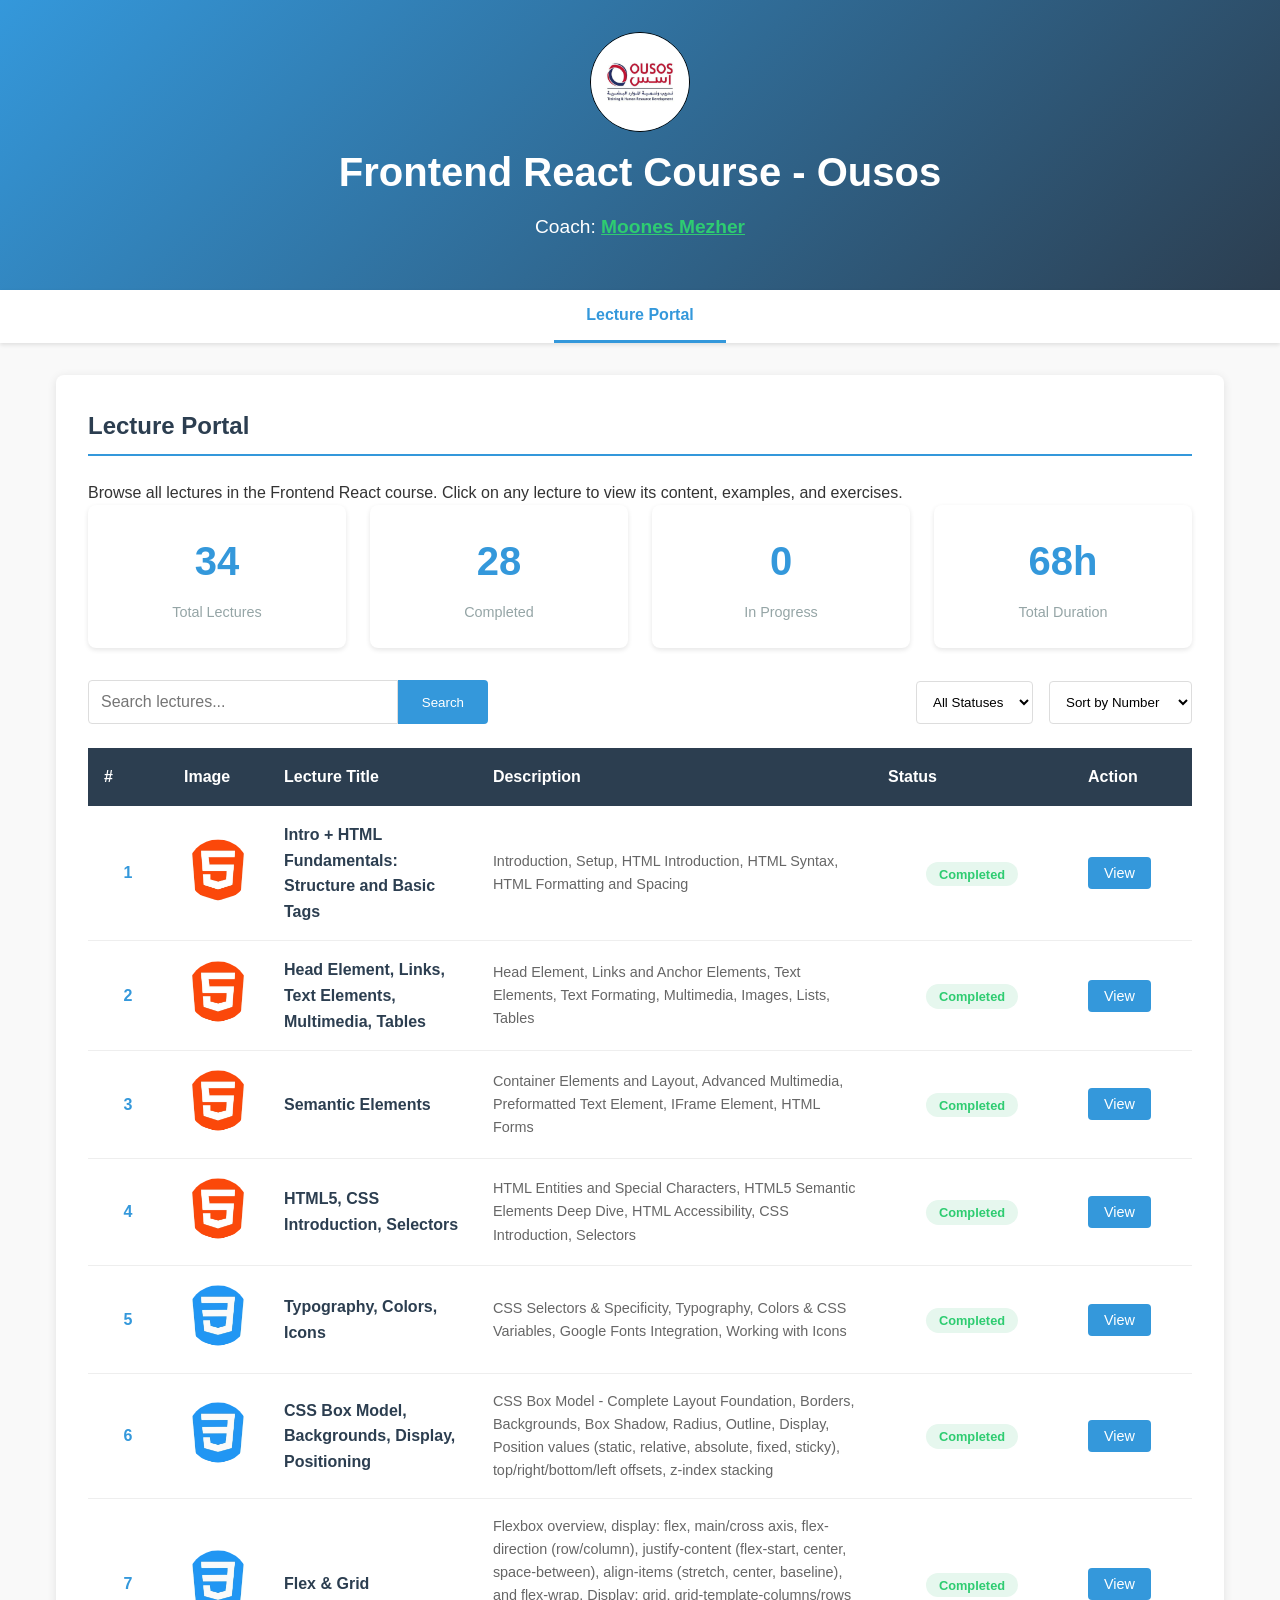
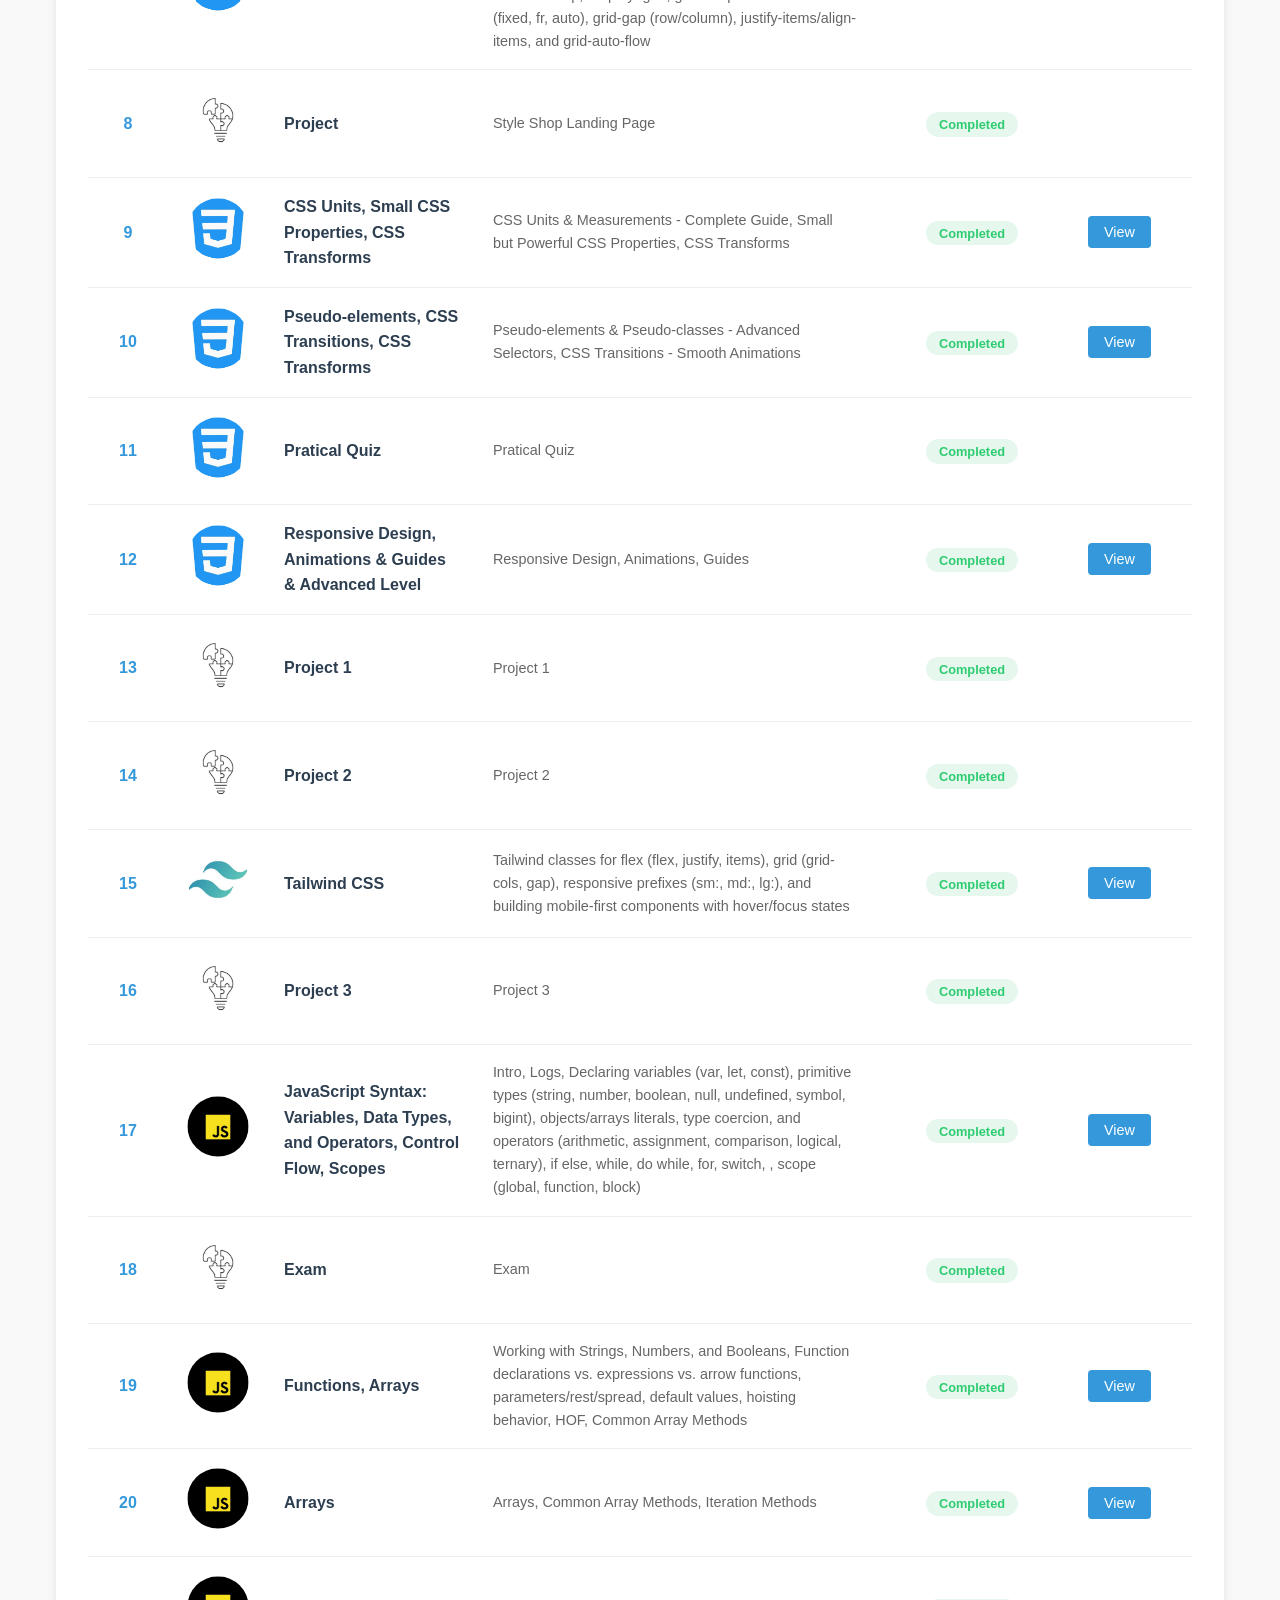
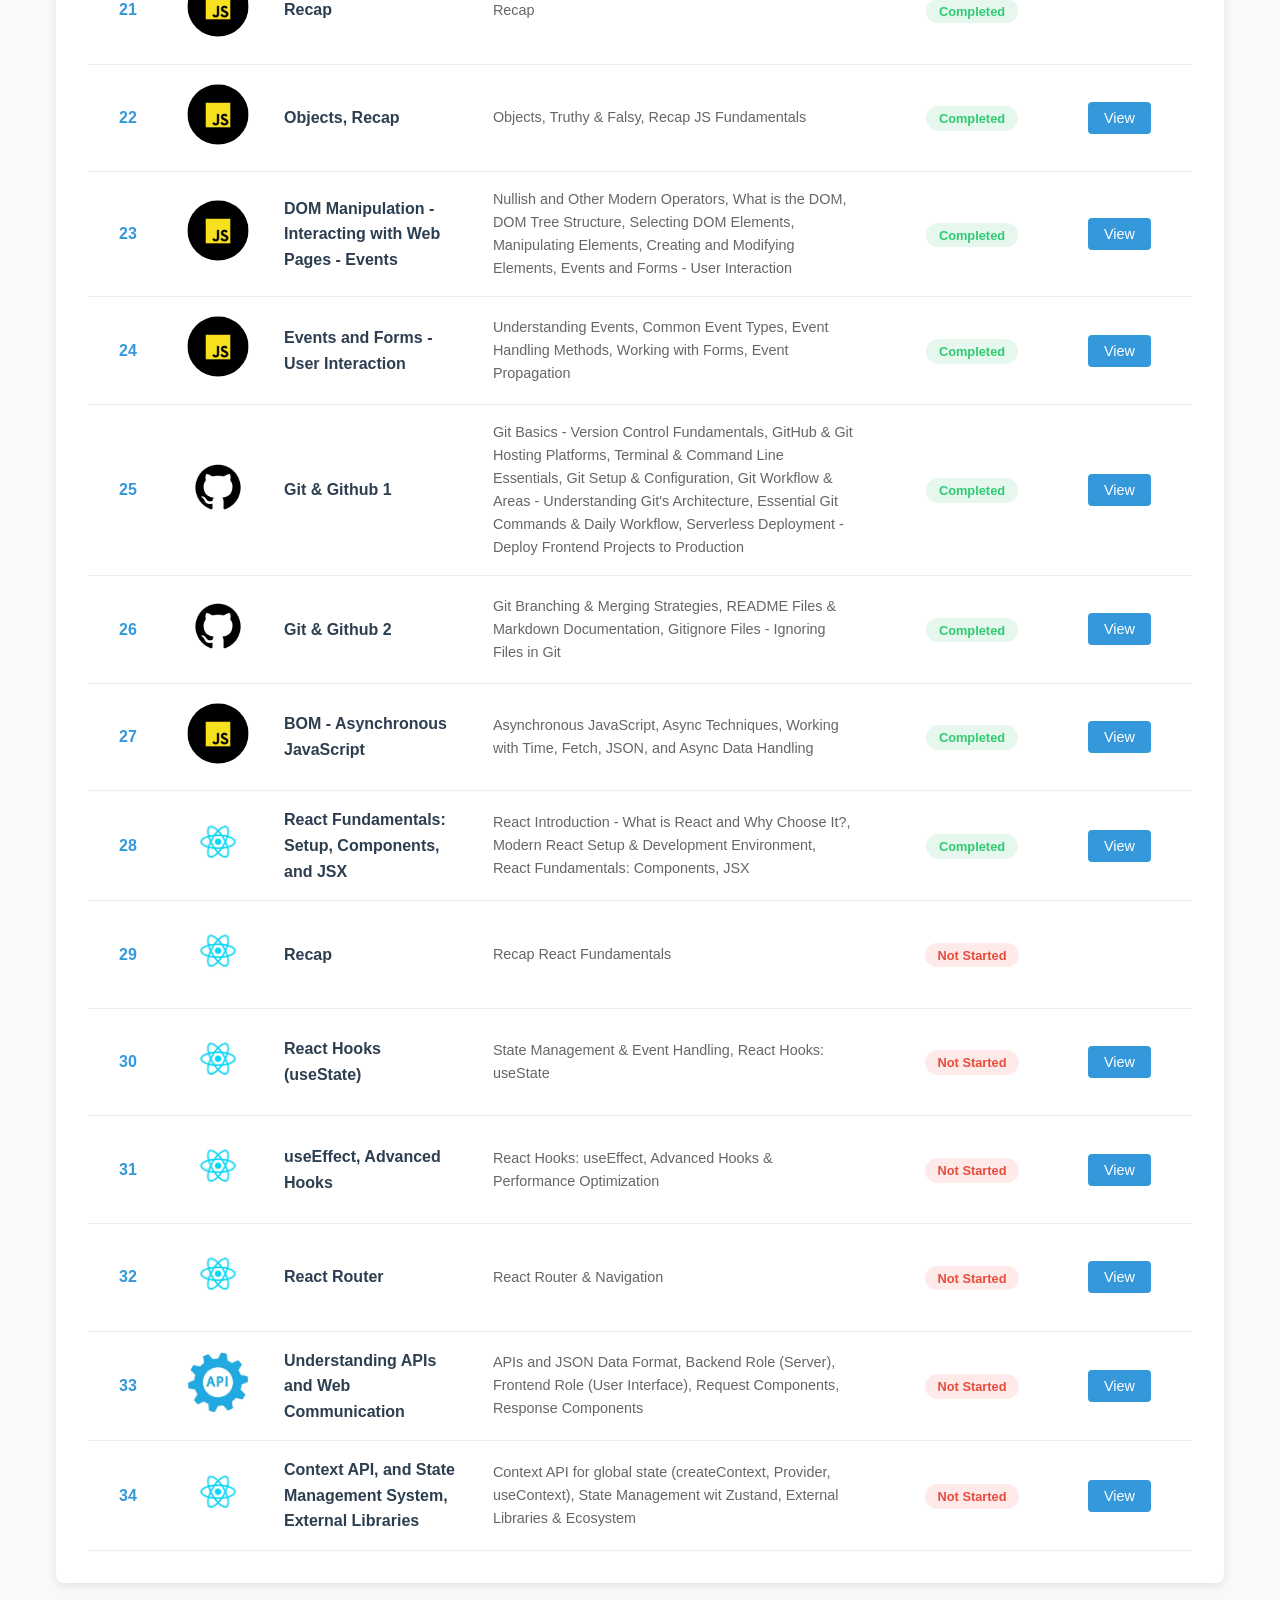
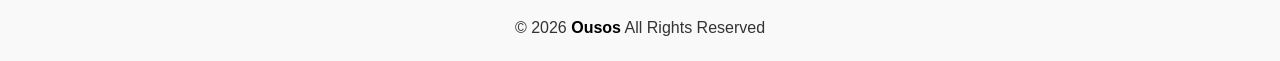
<file: index.html>
<!DOCTYPE html>
<html lang="en">
<head>
    <meta charset="UTF-8">
    <meta name="viewport" content="width=device-width, initial-scale=1.0">
    <title>Lecture Portal - Frontend React Course</title>
    <link rel="stylesheet" href="./assets/index.css">
    <link rel="shortcut icon" href="./assets/images/logo.jpg" type="image/x-icon">
    <link rel="manifest" href="./manifest.json" />
    <link rel="apple-touch-icon" href="./icon.jpg">
    <meta name="apple-mobile-web-app-status-bar" content="#aa7700">
    <meta name="theme-color" content="#3498db">
</head>
<body>
    <header>
        <div class="course-info">
            <img class="logo" src="assets/images/logo.jpg" alt="Ousos">
            <h1>Frontend React Course - Ousos</h1>
            <p>Coach: <a href="https://www.moonesmezher.com" target="_blank" class="highlight">Moones Mezher</a></p>
        </div>
    </header>

    <div class="navigation">
        <button class="nav-btn active">Lecture Portal</button>
    </div>

    <div class="container">
        <main class="content-area fade-in">
            <h2 class="section-title">Lecture Portal</h2>
            <p>Browse all lectures in the Frontend React course. Click on any lecture to view its content, examples, and exercises.</p>
            
            <!-- Statistics Cards -->
            <div class="stats-container">
                <div class="stat-card">
                    <div class="stat-number" id="total-lectures">0</div>
                    <div class="stat-label">Total Lectures</div>
                </div>
                <div class="stat-card">
                    <div class="stat-number" id="completed-lectures">0</div>
                    <div class="stat-label">Completed</div>
                </div>
                <div class="stat-card">
                    <div class="stat-number" id="in-progress-lectures">0</div>
                    <div class="stat-label">In Progress</div>
                </div>
                <div class="stat-card">
                    <div class="stat-number" id="total-duration">0h</div>
                    <div class="stat-label">Total Duration</div>
                </div>
            </div>
            
            <!-- Portal Controls -->
            <div class="portal-header">
                <div class="search-box">
                    <input type="text" id="search-input" placeholder="Search lectures...">
                    <button id="search-btn">Search</button>
                </div>
                <div class="filter-options">
                    <select class="filter-select" id="status-filter">
                        <option value="all">All Statuses</option>
                        <option value="not-started">Not Started</option>
                        <option value="in-progress">In Progress</option>
                        <option value="completed">Completed</option>
                    </select>
                    <select class="filter-select" id="sort-by">
                        <option value="number">Sort by Number</option>
                        <option value="title">Sort by Title</option>
                        <option value="duration">Sort by Duration</option>
                    </select>
                </div>
            </div>
            
            <!-- Lectures Table -->
            <table class="lectures-table">
                <thead>
                    <tr>
                        <th width="80">#</th>
                        <th width="100">Image</th>
                        <th>Lecture Title</th>
                        <th>Description</th>
                        <th width="200">Status</th>
                        <th width="120">Action</th>
                    </tr>
                </thead>
                <tbody id="lectures-table-body">
                    <!-- Lectures will be dynamically generated -->
                </tbody>
            </table>

            <!-- <a href="./final.html" class="final-btn">What is Next?</a> -->
        </main>
    </div>

    <footer class="footer">
        <p>&copy; 2026 <span>Ousos</span> All Rights Reserved</p>
    </footer>
    
    <script src="./register.js"></script>
    <script src="./assets/index.js"></script>
</body>
</html>
</file>
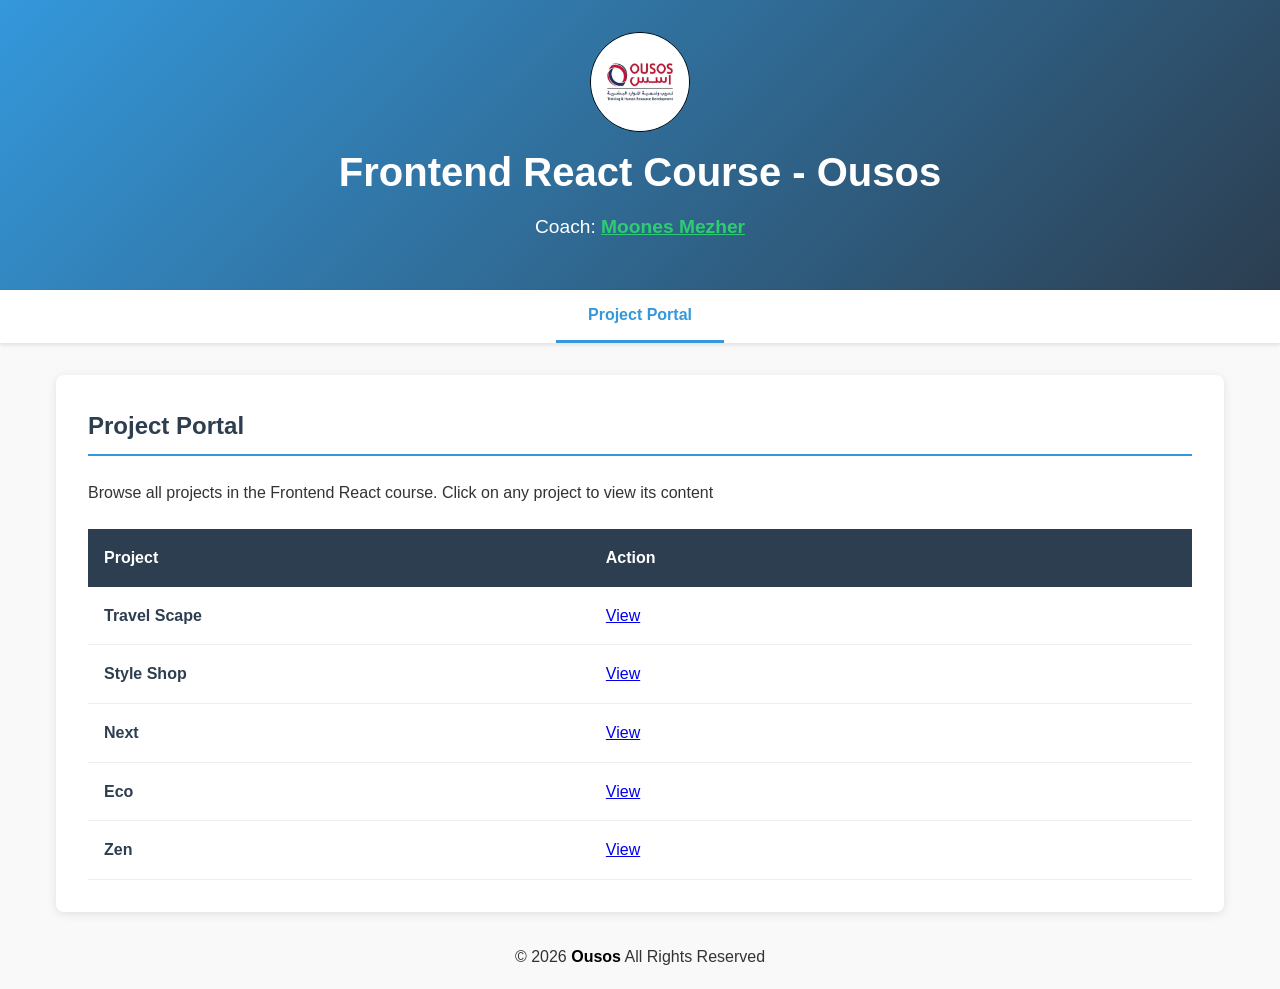
<file: projects/index.html>
<!DOCTYPE html>
<html lang="en">
<head>
    <meta charset="UTF-8">
    <meta name="viewport" content="width=device-width, initial-scale=1.0">
    <title>Project Portal - Frontend React Course</title>
    <link rel="stylesheet" href="../assets/index.css">
    <link rel="shortcut icon" href="../assets/images/logo.jpg" type="image/x-icon">
</head>
<body>
    <header>
        <div class="course-info">
            <img class="logo" src="../assets/images/logo.jpg" alt="Ousos">
            <h1>Frontend React Course - Ousos</h1>
            <p>Coach: <a href="https://www.moonesmezher.com" target="_blank" class="highlight">Moones Mezher</a></p>
        </div>
    </header>

    <div class="navigation">
        <button class="nav-btn active">Project Portal</button>
    </div>

    <div class="container">
        <main class="content-area fade-in">
            <h2 class="section-title">Project Portal</h2>
            <p>Browse all projects in the Frontend React course. Click on any project to view its content</p>
            
            <!-- Lectures Table -->
            <table class="lectures-table">
                <thead>
                    <tr>
                        <th width="100">Project</th>
                        <th width="120">Action</th>
                    </tr>
                </thead>
                <tbody id="lectures-table-body">
                    <!-- Lectures will be dynamically generated -->
                </tbody>
            </table>
        </main>
    </div>

    <footer class="footer">
        <p>&copy; 2026 <span>Ousos</span> All Rights Reserved</p>
    </footer>

    <script src="../register.js"></script>
    <script src="../assets/projects.js"></script>
</body>
</html>
</file>
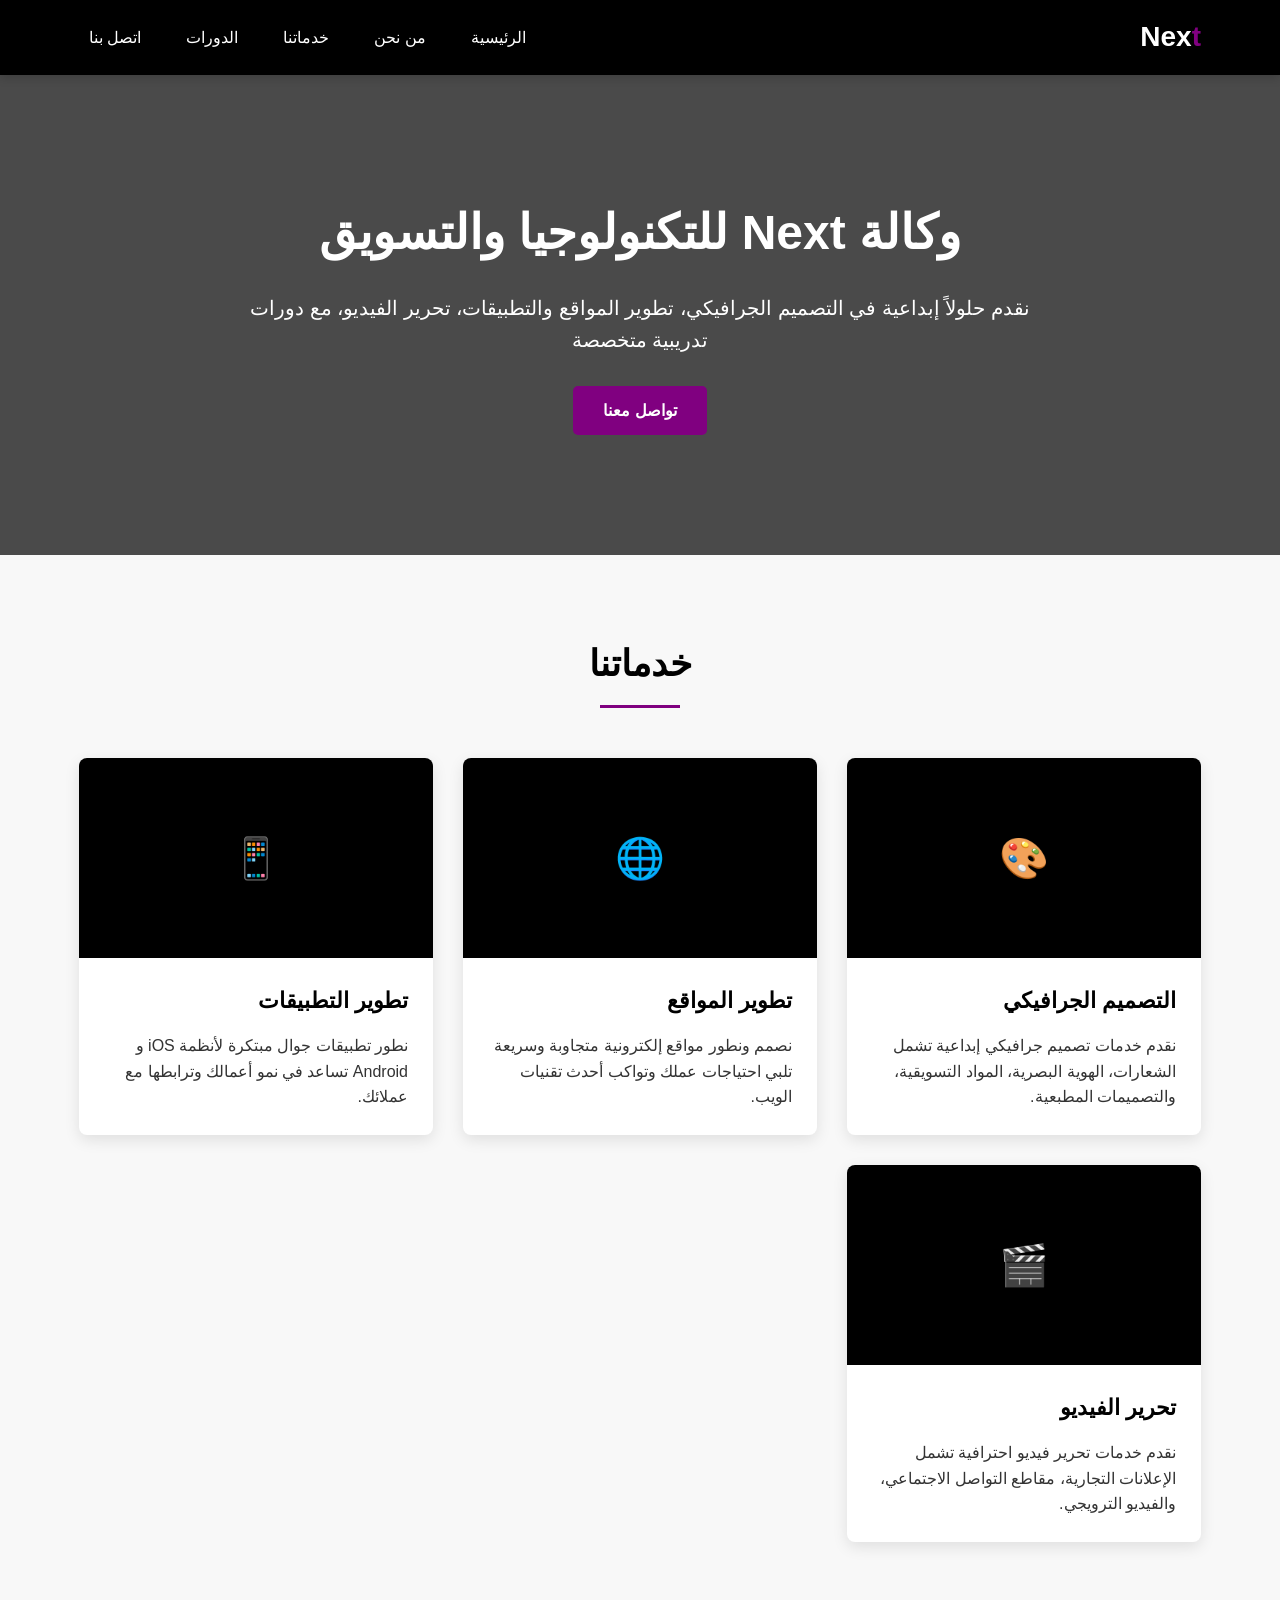
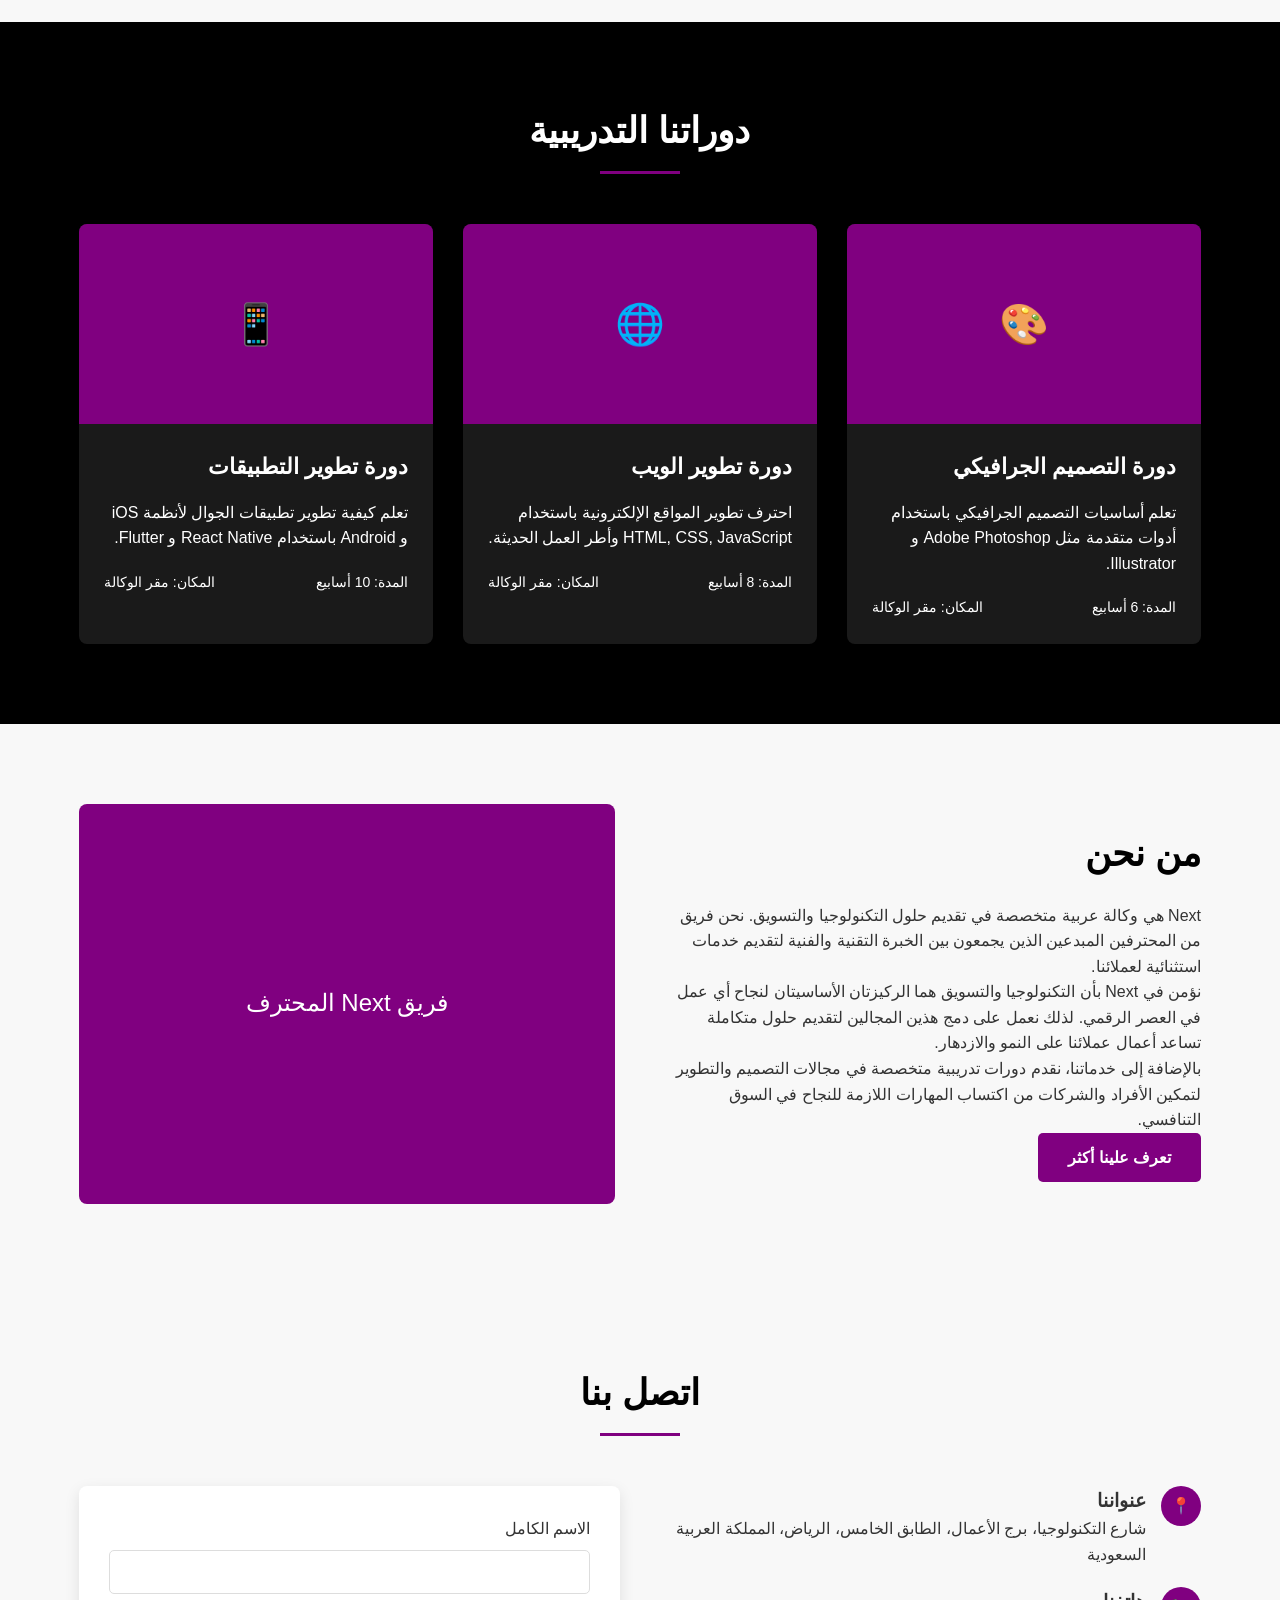
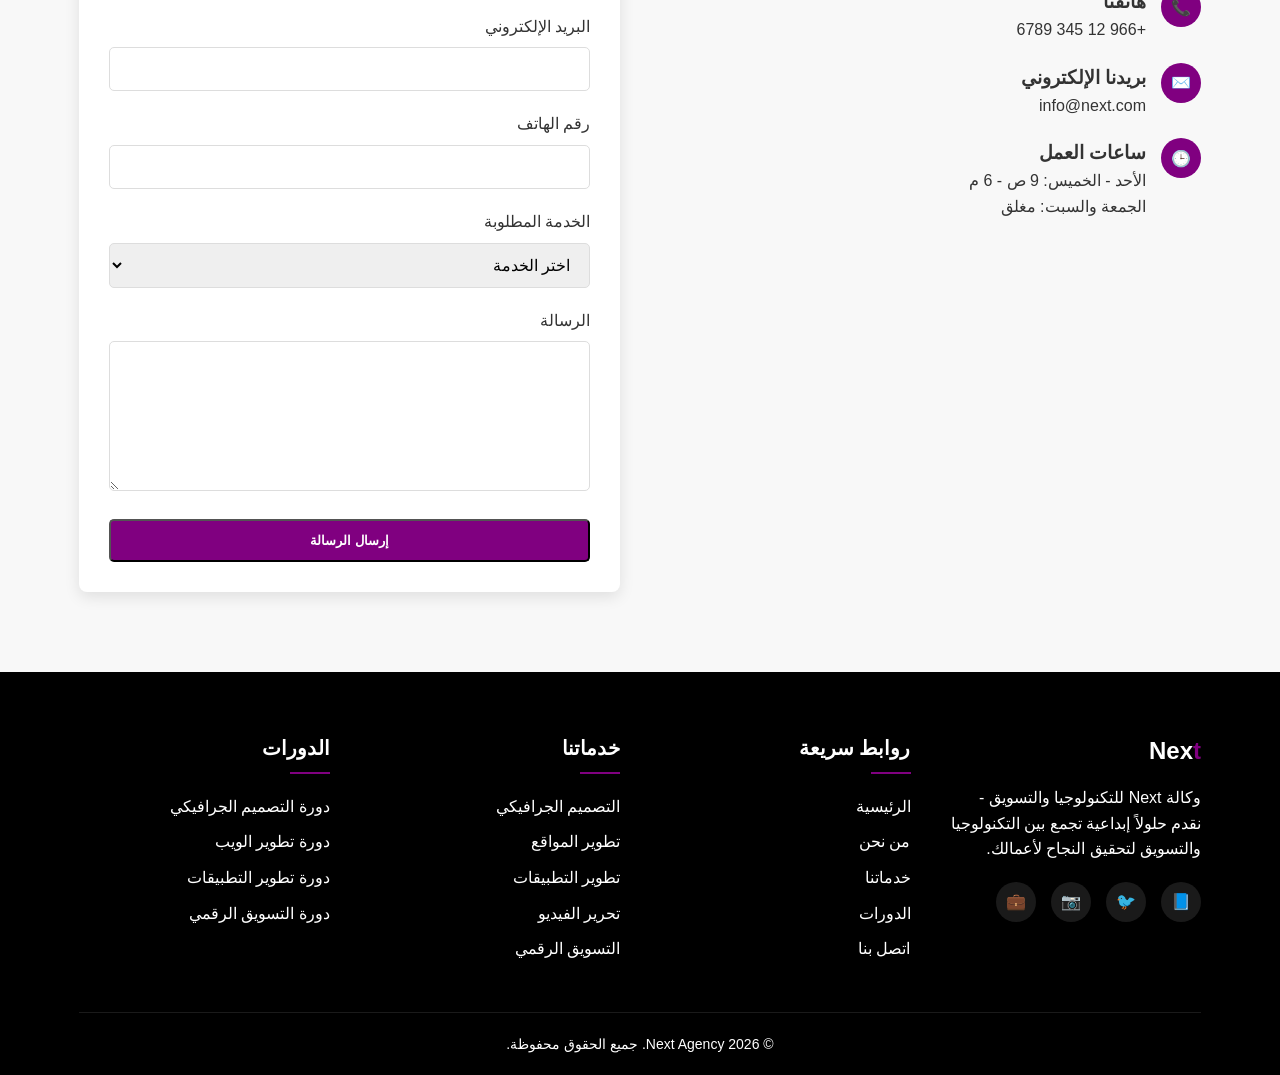
<file: projects/Next/index.html>
<!DOCTYPE html>
<html lang="ar" dir="rtl">
<head>
    <meta charset="UTF-8">
    <meta name="viewport" content="width=device-width, initial-scale=1.0">
    <title>Next - وكالة التكنولوجيا والتسويق</title>
    <style>
        /* Reset and Base Styles */
        * {
            margin: 0;
            padding: 0;
            box-sizing: border-box;
            font-family: 'Segoe UI', Tahoma, Geneva, Verdana, sans-serif;
        }
        
        :root {
            --primary-color: #800080;
            --secondary-color: #000000;
            --accent-color: #4B0082;
            --light-bg: #f8f8f8;
            --text-color: #333;
            --text-light: #fff;
        }
        
        body {
            background-color: var(--light-bg);
            color: var(--text-color);
            line-height: 1.6;
            direction: rtl;
        }
        
        a {
            text-decoration: none;
            color: inherit;
        }
        
        ul {
            list-style: none;
        }
        
        .container {
            width: 90%;
            max-width: 1200px;
            margin: 0 auto;
            padding: 0 15px;
        }
        
        /* Header Styles */
        header {
            background-color: var(--secondary-color);
            color: var(--text-light);
            padding: 15px 0;
            position: sticky;
            top: 0;
            z-index: 1000;
            box-shadow: 0 2px 10px rgba(0, 0, 0, 0.2);
        }
        
        .header-content {
            display: flex;
            justify-content: space-between;
            align-items: center;
        }
        
        .logo {
            font-size: 28px;
            font-weight: bold;
            color: var(--text-light);
        }
        
        .logo span {
            color: var(--primary-color);
        }
        
        nav ul {
            display: flex;
        }
        
        nav ul li {
            margin-right: 25px;
        }
        
        nav ul li a {
            font-weight: 500;
            transition: color 0.3s;
            padding: 5px 10px;
            border-radius: 4px;
        }
        
        nav ul li a:hover {
            color: var(--primary-color);
        }
        
        .mobile-menu {
            display: none;
            font-size: 24px;
            cursor: pointer;
        }
        
        /* Hero Section */
        .hero {
            background: linear-gradient(rgba(0, 0, 0, 0.7), rgba(0, 0, 0, 0.7)), url('https://images.unsplash.com/photo-1550745165-9bc0b252726f?ixlib=rb-1.2.1&auto=format&fit=crop&w=1350&q=80');
            background-size: cover;
            background-position: center;
            color: var(--text-light);
            padding: 120px 0;
            text-align: center;
        }
        
        .hero h1 {
            font-size: 48px;
            margin-bottom: 20px;
        }
        
        .hero p {
            font-size: 20px;
            max-width: 800px;
            margin: 0 auto 30px;
        }
        
        .btn {
            display: inline-block;
            background-color: var(--primary-color);
            color: var(--text-light);
            padding: 12px 30px;
            border-radius: 5px;
            font-weight: bold;
            transition: background-color 0.3s, transform 0.3s;
        }
        
        .btn:hover {
            background-color: var(--accent-color);
            transform: translateY(-3px);
        }
        
        /* Services Section */
        .section {
            padding: 80px 0;
        }
        
        .section-title {
            text-align: center;
            margin-bottom: 50px;
        }
        
        .section-title h2 {
            font-size: 36px;
            color: var(--secondary-color);
            position: relative;
            display: inline-block;
            padding-bottom: 15px;
        }
        
        .section-title h2::after {
            content: '';
            position: absolute;
            bottom: 0;
            right: 50%;
            transform: translateX(50%);
            width: 80px;
            height: 3px;
            background-color: var(--primary-color);
        }
        
        .services-grid {
            display: grid;
            grid-template-columns: repeat(auto-fit, minmax(280px, 1fr));
            gap: 30px;
        }
        
        .service-card {
            background-color: white;
            border-radius: 8px;
            overflow: hidden;
            box-shadow: 0 5px 15px rgba(0, 0, 0, 0.1);
            transition: transform 0.3s, box-shadow 0.3s;
        }
        
        .service-card:hover {
            transform: translateY(-10px);
            box-shadow: 0 15px 30px rgba(0, 0, 0, 0.15);
        }
        
        .service-img {
            height: 200px;
            background-color: var(--secondary-color);
            display: flex;
            align-items: center;
            justify-content: center;
            color: var(--text-light);
            font-size: 40px;
        }
        
        .service-content {
            padding: 25px;
        }
        
        .service-content h3 {
            font-size: 22px;
            margin-bottom: 15px;
            color: var(--secondary-color);
        }
        
        /* Courses Section */
        .courses-section {
            background-color: var(--secondary-color);
            color: var(--text-light);
        }
        
        .courses-section .section-title h2 {
            color: var(--text-light);
        }
        
        .courses-grid {
            display: grid;
            grid-template-columns: repeat(auto-fit, minmax(300px, 1fr));
            gap: 30px;
        }
        
        .course-card {
            background-color: rgba(255, 255, 255, 0.1);
            border-radius: 8px;
            overflow: hidden;
            transition: transform 0.3s;
        }
        
        .course-card:hover {
            transform: translateY(-10px);
        }
        
        .course-img {
            height: 200px;
            background-color: var(--primary-color);
            display: flex;
            align-items: center;
            justify-content: center;
            font-size: 40px;
        }
        
        .course-content {
            padding: 25px;
        }
        
        .course-content h3 {
            font-size: 22px;
            margin-bottom: 15px;
        }
        
        .course-meta {
            display: flex;
            justify-content: space-between;
            margin-top: 20px;
            font-size: 14px;
        }
        
        /* About Section */
        .about-content {
            display: flex;
            align-items: center;
            gap: 50px;
        }
        
        .about-text {
            flex: 1;
        }
        
        .about-text h2 {
            font-size: 36px;
            margin-bottom: 20px;
            color: var(--secondary-color);
        }
        
        .about-img {
            flex: 1;
            height: 400px;
            background-color: var(--primary-color);
            border-radius: 8px;
            display: flex;
            align-items: center;
            justify-content: center;
            color: var(--text-light);
            font-size: 24px;
        }
        
        /* Contact Section */
        .contact-section {
            background-color: var(--light-bg);
        }
        
        .contact-content {
            display: grid;
            grid-template-columns: repeat(auto-fit, minmax(300px, 1fr));
            gap: 40px;
        }
        
        .contact-info {
            display: flex;
            flex-direction: column;
            gap: 20px;
        }
        
        .contact-item {
            display: flex;
            align-items: flex-start;
            gap: 15px;
        }
        
        .contact-icon {
            background-color: var(--primary-color);
            color: var(--text-light);
            width: 40px;
            height: 40px;
            border-radius: 50%;
            display: flex;
            align-items: center;
            justify-content: center;
            flex-shrink: 0;
        }
        
        .contact-form {
            background-color: white;
            padding: 30px;
            border-radius: 8px;
            box-shadow: 0 5px 15px rgba(0, 0, 0, 0.1);
        }
        
        .form-group {
            margin-bottom: 20px;
        }
        
        .form-group label {
            display: block;
            margin-bottom: 8px;
            font-weight: 500;
        }
        
        .form-control {
            width: 100%;
            padding: 12px 15px;
            border: 1px solid #ddd;
            border-radius: 5px;
            font-size: 16px;
        }
        
        textarea.form-control {
            min-height: 150px;
            resize: vertical;
        }
        
        /* Footer */
        footer {
            background-color: var(--secondary-color);
            color: var(--text-light);
            padding: 60px 0 20px;
        }
        
        .footer-content {
            display: grid;
            grid-template-columns: repeat(auto-fit, minmax(250px, 1fr));
            gap: 40px;
            margin-bottom: 40px;
        }
        
        .footer-logo {
            font-size: 24px;
            font-weight: bold;
            margin-bottom: 15px;
        }
        
        .footer-logo span {
            color: var(--primary-color);
        }
        
        .footer-links h3 {
            font-size: 20px;
            margin-bottom: 20px;
            position: relative;
            padding-bottom: 10px;
        }
        
        .footer-links h3::after {
            content: '';
            position: absolute;
            bottom: 0;
            right: 0;
            width: 40px;
            height: 2px;
            background-color: var(--primary-color);
        }
        
        .footer-links ul li {
            margin-bottom: 10px;
        }
        
        .footer-links ul li a:hover {
            color: var(--primary-color);
            padding-right: 5px;
            transition: all 0.3s;
        }
        
        .social-links {
            display: flex;
            gap: 15px;
            margin-top: 20px;
        }
        
        .social-icon {
            width: 40px;
            height: 40px;
            border-radius: 50%;
            background-color: rgba(255, 255, 255, 0.1);
            display: flex;
            align-items: center;
            justify-content: center;
            transition: background-color 0.3s;
        }
        
        .social-icon:hover {
            background-color: var(--primary-color);
        }
        
        .copyright {
            text-align: center;
            padding-top: 20px;
            border-top: 1px solid rgba(255, 255, 255, 0.1);
            font-size: 14px;
        }
        
        /* Responsive Styles */
        @media (max-width: 992px) {
            .about-content {
                flex-direction: column;
            }
            
            .about-img {
                width: 100%;
            }
        }
        
        @media (max-width: 768px) {
            nav ul {
                display: none;
                position: absolute;
                top: 70px;
                right: 0;
                background-color: var(--secondary-color);
                width: 100%;
                flex-direction: column;
                text-align: center;
                padding: 20px 0;
                box-shadow: 0 5px 10px rgba(0, 0, 0, 0.2);
            }
            
            nav ul.show {
                display: flex;
            }
            
            nav ul li {
                margin: 10px 0;
            }
            
            .mobile-menu {
                display: block;
            }
            
            .hero h1 {
                font-size: 36px;
            }
            
            .hero p {
                font-size: 18px;
            }
        }
    </style>
</head>
<body>
    <!-- Header -->
    <header>
        <div class="container">
            <div class="header-content">
                <div class="logo">Nex<span>t</span></div>
                <nav>
                    <div class="mobile-menu">☰</div>
                    <ul>
                        <li><a href="#home">الرئيسية</a></li>
                        <li><a href="#about">من نحن</a></li>
                        <li><a href="#services">خدماتنا</a></li>
                        <li><a href="#courses">الدورات</a></li>
                        <li><a href="#contact">اتصل بنا</a></li>
                    </ul>
                </nav>
            </div>
        </div>
    </header>

    <!-- Hero Section -->
    <section class="hero" id="home">
        <div class="container">
            <h1>وكالة Next للتكنولوجيا والتسويق</h1>
            <p>نقدم حلولاً إبداعية في التصميم الجرافيكي، تطوير المواقع والتطبيقات، تحرير الفيديو، مع دورات تدريبية متخصصة</p>
            <a href="#contact" class="btn">تواصل معنا</a>
        </div>
    </section>

    <!-- Services Section -->
    <section class="section" id="services">
        <div class="container">
            <div class="section-title">
                <h2>خدماتنا</h2>
            </div>
            <div class="services-grid">
                <div class="service-card">
                    <div class="service-img">🎨</div>
                    <div class="service-content">
                        <h3>التصميم الجرافيكي</h3>
                        <p>نقدم خدمات تصميم جرافيكي إبداعية تشمل الشعارات، الهوية البصرية، المواد التسويقية، والتصميمات المطبعية.</p>
                    </div>
                </div>
                <div class="service-card">
                    <div class="service-img">🌐</div>
                    <div class="service-content">
                        <h3>تطوير المواقع</h3>
                        <p>نصمم ونطور مواقع إلكترونية متجاوبة وسريعة تلبي احتياجات عملك وتواكب أحدث تقنيات الويب.</p>
                    </div>
                </div>
                <div class="service-card">
                    <div class="service-img">📱</div>
                    <div class="service-content">
                        <h3>تطوير التطبيقات</h3>
                        <p>نطور تطبيقات جوال مبتكرة لأنظمة iOS و Android تساعد في نمو أعمالك وترابطها مع عملائك.</p>
                    </div>
                </div>
                <div class="service-card">
                    <div class="service-img">🎬</div>
                    <div class="service-content">
                        <h3>تحرير الفيديو</h3>
                        <p>نقدم خدمات تحرير فيديو احترافية تشمل الإعلانات التجارية، مقاطع التواصل الاجتماعي، والفيديو الترويجي.</p>
                    </div>
                </div>
            </div>
        </div>
    </section>

    <!-- Courses Section -->
    <section class="section courses-section" id="courses">
        <div class="container">
            <div class="section-title">
                <h2>دوراتنا التدريبية</h2>
            </div>
            <div class="courses-grid">
                <div class="course-card">
                    <div class="course-img">🎨</div>
                    <div class="course-content">
                        <h3>دورة التصميم الجرافيكي</h3>
                        <p>تعلم أساسيات التصميم الجرافيكي باستخدام أدوات متقدمة مثل Adobe Photoshop و Illustrator.</p>
                        <div class="course-meta">
                            <span>المدة: 6 أسابيع</span>
                            <span>المكان: مقر الوكالة</span>
                        </div>
                    </div>
                </div>
                <div class="course-card">
                    <div class="course-img">🌐</div>
                    <div class="course-content">
                        <h3>دورة تطوير الويب</h3>
                        <p>احترف تطوير المواقع الإلكترونية باستخدام HTML, CSS, JavaScript وأطر العمل الحديثة.</p>
                        <div class="course-meta">
                            <span>المدة: 8 أسابيع</span>
                            <span>المكان: مقر الوكالة</span>
                        </div>
                    </div>
                </div>
                <div class="course-card">
                    <div class="course-img">📱</div>
                    <div class="course-content">
                        <h3>دورة تطوير التطبيقات</h3>
                        <p>تعلم كيفية تطوير تطبيقات الجوال لأنظمة iOS و Android باستخدام React Native و Flutter.</p>
                        <div class="course-meta">
                            <span>المدة: 10 أسابيع</span>
                            <span>المكان: مقر الوكالة</span>
                        </div>
                    </div>
                </div>
            </div>
        </div>
    </section>

    <!-- About Section -->
    <section class="section" id="about">
        <div class="container">
            <div class="about-content">
                <div class="about-text">
                    <h2>من نحن</h2>
                    <p>Next هي وكالة عربية متخصصة في تقديم حلول التكنولوجيا والتسويق. نحن فريق من المحترفين المبدعين الذين يجمعون بين الخبرة التقنية والفنية لتقديم خدمات استثنائية لعملائنا.</p>
                    <p>نؤمن في Next بأن التكنولوجيا والتسويق هما الركيزتان الأساسيتان لنجاح أي عمل في العصر الرقمي. لذلك نعمل على دمج هذين المجالين لتقديم حلول متكاملة تساعد أعمال عملائنا على النمو والازدهار.</p>
                    <p>بالإضافة إلى خدماتنا، نقدم دورات تدريبية متخصصة في مجالات التصميم والتطوير لتمكين الأفراد والشركات من اكتساب المهارات اللازمة للنجاح في السوق التنافسي.</p>
                    <a href="#contact" class="btn">تعرف علينا أكثر</a>
                </div>
                <div class="about-img">
                    فريق Next المحترف
                </div>
            </div>
        </div>
    </section>

    <!-- Contact Section -->
    <section class="section contact-section" id="contact">
        <div class="container">
            <div class="section-title">
                <h2>اتصل بنا</h2>
            </div>
            <div class="contact-content">
                <div class="contact-info">
                    <div class="contact-item">
                        <div class="contact-icon">📍</div>
                        <div>
                            <h3>عنواننا</h3>
                            <p>شارع التكنولوجيا، برج الأعمال، الطابق الخامس، الرياض، المملكة العربية السعودية</p>
                        </div>
                    </div>
                    <div class="contact-item">
                        <div class="contact-icon">📞</div>
                        <div>
                            <h3>هاتفنا</h3>
                            <p>+966 12 345 6789</p>
                        </div>
                    </div>
                    <div class="contact-item">
                        <div class="contact-icon">✉️</div>
                        <div>
                            <h3>بريدنا الإلكتروني</h3>
                            <p>info@next.com</p>
                        </div>
                    </div>
                    <div class="contact-item">
                        <div class="contact-icon">🕒</div>
                        <div>
                            <h3>ساعات العمل</h3>
                            <p>الأحد - الخميس: 9 ص - 6 م</p>
                            <p>الجمعة والسبت: مغلق</p>
                        </div>
                    </div>
                </div>
                <div class="contact-form">
                    <form>
                        <div class="form-group">
                            <label for="name">الاسم الكامل</label>
                            <input type="text" id="name" class="form-control" required>
                        </div>
                        <div class="form-group">
                            <label for="email">البريد الإلكتروني</label>
                            <input type="email" id="email" class="form-control" required>
                        </div>
                        <div class="form-group">
                            <label for="phone">رقم الهاتف</label>
                            <input type="tel" id="phone" class="form-control">
                        </div>
                        <div class="form-group">
                            <label for="service">الخدمة المطلوبة</label>
                            <select id="service" class="form-control">
                                <option value="">اختر الخدمة</option>
                                <option value="graphic-design">التصميم الجرافيكي</option>
                                <option value="web-development">تطوير المواقع</option>
                                <option value="app-development">تطوير التطبيقات</option>
                                <option value="video-editing">تحرير الفيديو</option>
                                <option value="courses">الدورات التدريبية</option>
                            </select>
                        </div>
                        <div class="form-group">
                            <label for="message">الرسالة</label>
                            <textarea id="message" class="form-control" required></textarea>
                        </div>
                        <button type="submit" class="btn" style="width: 100%;">إرسال الرسالة</button>
                    </form>
                </div>
            </div>
        </div>
    </section>

    <!-- Footer -->
    <footer>
        <div class="container">
            <div class="footer-content">
                <div class="footer-about">
                    <div class="footer-logo">Nex<span>t</span></div>
                    <p>وكالة Next للتكنولوجيا والتسويق - نقدم حلولاً إبداعية تجمع بين التكنولوجيا والتسويق لتحقيق النجاح لأعمالك.</p>
                    <div class="social-links">
                        <a href="#" class="social-icon">📘</a>
                        <a href="#" class="social-icon">🐦</a>
                        <a href="#" class="social-icon">📷</a>
                        <a href="#" class="social-icon">💼</a>
                    </div>
                </div>
                <div class="footer-links">
                    <h3>روابط سريعة</h3>
                    <ul>
                        <li><a href="#home">الرئيسية</a></li>
                        <li><a href="#about">من نحن</a></li>
                        <li><a href="#services">خدماتنا</a></li>
                        <li><a href="#courses">الدورات</a></li>
                        <li><a href="#contact">اتصل بنا</a></li>
                    </ul>
                </div>
                <div class="footer-links">
                    <h3>خدماتنا</h3>
                    <ul>
                        <li><a href="#">التصميم الجرافيكي</a></li>
                        <li><a href="#">تطوير المواقع</a></li>
                        <li><a href="#">تطوير التطبيقات</a></li>
                        <li><a href="#">تحرير الفيديو</a></li>
                        <li><a href="#">التسويق الرقمي</a></li>
                    </ul>
                </div>
                <div class="footer-links">
                    <h3>الدورات</h3>
                    <ul>
                        <li><a href="#">دورة التصميم الجرافيكي</a></li>
                        <li><a href="#">دورة تطوير الويب</a></li>
                        <li><a href="#">دورة تطوير التطبيقات</a></li>
                        <li><a href="#">دورة التسويق الرقمي</a></li>
                    </ul>
                </div>
            </div>
            <div class="copyright">
                <p>© 2026 Next Agency. جميع الحقوق محفوظة.</p>
            </div>
        </div>
    </footer>

    <script>
        // Mobile Menu Toggle
        document.querySelector('.mobile-menu').addEventListener('click', function() {
            document.querySelector('nav ul').classList.toggle('show');
        });

        // Smooth Scrolling
        document.querySelectorAll('a[href^="#"]').forEach(anchor => {
            anchor.addEventListener('click', function(e) {
                e.preventDefault();
                
                const targetId = this.getAttribute('href');
                if(targetId === '#') return;
                
                const targetElement = document.querySelector(targetId);
                if(targetElement) {
                    window.scrollTo({
                        top: targetElement.offsetTop - 80,
                        behavior: 'smooth'
                    });
                    
                    // Close mobile menu if open
                    document.querySelector('nav ul').classList.remove('show');
                }
            });
        });
    </script>
</body>
</html>
</file>
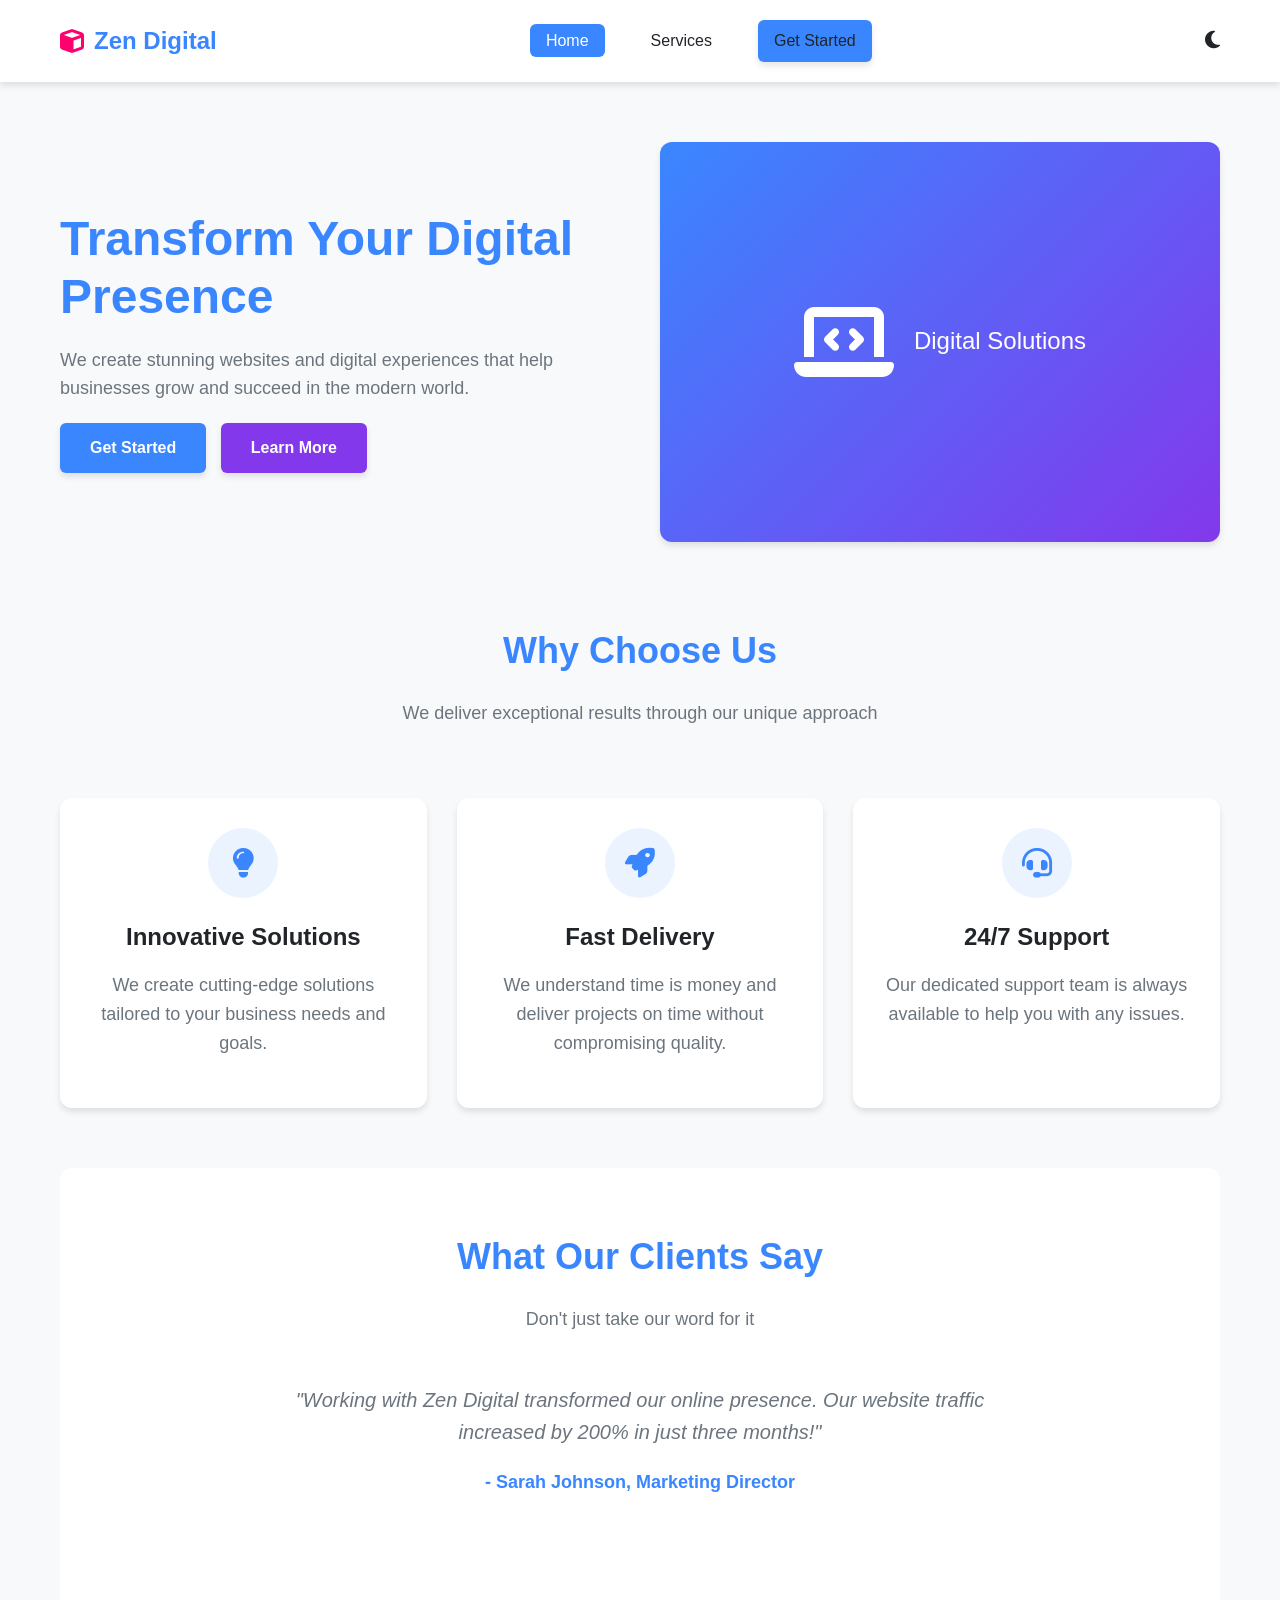
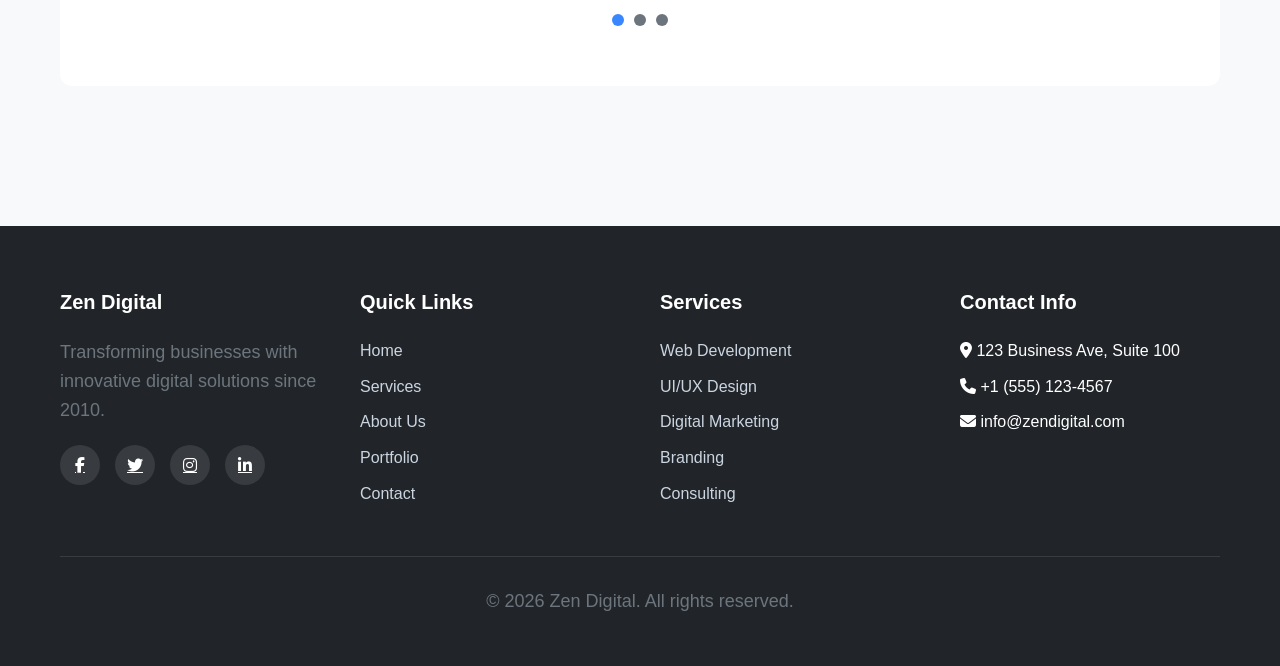
<file: projects/Zen/index.html>
<!DOCTYPE html>
<html lang="en">
<head>
    <meta charset="UTF-8">
    <meta name="viewport" content="width=device-width, initial-scale=1.0">
    <title>Zen Digital | Professional SPA</title>
    <link rel="stylesheet" href="https://cdnjs.cloudflare.com/ajax/libs/font-awesome/6.4.0/css/all.min.css">
    <style>
        * {
            margin: 0;
            padding: 0;
            box-sizing: border-box;
            font-family: 'Segoe UI', Tahoma, Geneva, Verdana, sans-serif;
        }

        :root {
            --primary: #3a86ff;
            --primary-dark: #2667cc;
            --secondary: #8338ec;
            --accent: #ff006e;
            --light: #f8f9fa;
            --dark: #212529;
            --gray: #6c757d;
            --light-gray: #e9ecef;
            --shadow: 0 4px 6px rgba(0, 0, 0, 0.1);
            --transition: all 0.3s ease;
        }

        body {
            background-color: var(--light);
            color: var(--dark);
            line-height: 1.6;
            overflow-x: hidden;
        }

        .container {
            max-width: 1200px;
            margin: 0 auto;
            padding: 0 20px;
        }

        /* Header Styles */
        header {
            background-color: white;
            box-shadow: var(--shadow);
            position: sticky;
            top: 0;
            z-index: 100;
        }

        .header-content {
            display: flex;
            justify-content: space-between;
            align-items: center;
            padding: 20px 0;
        }

        .logo {
            display: flex;
            align-items: center;
            gap: 10px;
            font-size: 24px;
            font-weight: 700;
            color: var(--primary);
            text-decoration: none;
        }

        .logo i {
            color: var(--accent);
        }

        .desktop-nav ul {
            display: flex;
            list-style: none;
            gap: 30px;
            align-items: center;
        }

        .desktop-nav a {
            text-decoration: none;
            color: var(--dark);
            font-weight: 500;
            padding: 8px 16px;
            border-radius: 6px;
            transition: var(--transition);
        }

        .desktop-nav a:hover, .desktop-nav a.active {
            background-color: var(--primary);
            color: white;
        }

        .theme-toggle {
            background: none;
            border: none;
            font-size: 20px;
            color: var(--dark);
            cursor: pointer;
            margin-left: 20px;
        }

        .mobile-menu-btn {
            display: none;
            background: none;
            border: none;
            font-size: 24px;
            color: var(--dark);
            cursor: pointer;
        }

        /* Page Styles */
        .page {
            display: none;
            min-height: 80vh;
            padding: 60px 0;
        }

        .page.active {
            display: block;
            animation: fadeIn 0.5s ease;
        }

        @keyframes fadeIn {
            from { opacity: 0; }
            to { opacity: 1; }
        }

        /* Hero Section */
        .hero {
            display: flex;
            align-items: center;
            gap: 40px;
            margin-bottom: 80px;
        }

        .hero-content {
            flex: 1;
        }

        .hero-image {
            flex: 1;
            border-radius: 12px;
            overflow: hidden;
            box-shadow: var(--shadow);
        }

        .hero-image img {
            width: 100%;
            height: auto;
            display: block;
        }

        h1 {
            font-size: 48px;
            margin-bottom: 20px;
            color: var(--primary);
            line-height: 1.2;
        }

        h2 {
            font-size: 36px;
            margin-bottom: 20px;
            color: var(--primary);
        }

        h3 {
            font-size: 24px;
            margin-bottom: 15px;
            color: var(--dark);
        }

        p {
            margin-bottom: 20px;
            color: var(--gray);
            font-size: 18px;
        }

        .btn {
            display: inline-block;
            background-color: var(--primary);
            color: white;
            padding: 12px 30px;
            border-radius: 6px;
            text-decoration: none;
            font-weight: 600;
            border: none;
            cursor: pointer;
            transition: var(--transition);
            box-shadow: var(--shadow);
        }

        .btn:hover {
            background-color: var(--primary-dark);
            transform: translateY(-3px);
        }

        .btn-secondary {
            background-color: var(--secondary);
        }

        .btn-secondary:hover {
            background-color: #6a28c7;
        }

        /* Features Grid */
        .section-title {
            text-align: center;
            margin-bottom: 50px;
        }

        .features-grid {
            display: grid;
            grid-template-columns: repeat(auto-fit, minmax(300px, 1fr));
            gap: 30px;
            margin-bottom: 80px;
        }

        .feature-card {
            background: white;
            border-radius: 12px;
            padding: 30px;
            box-shadow: var(--shadow);
            transition: var(--transition);
            text-align: center;
            opacity: 1;
            transform: translateY(20px);
        }

        .feature-card.animate {
            animation: slideUp 0.5s ease forwards;
        }

        @keyframes slideUp {
            to {
                opacity: 1;
                transform: translateY(0);
            }
        }

        .feature-card:hover {
            transform: translateY(-10px);
        }

        .feature-icon {
            width: 70px;
            height: 70px;
            background-color: rgba(58, 134, 255, 0.1);
            border-radius: 50%;
            display: flex;
            align-items: center;
            justify-content: center;
            margin: 0 auto 20px;
            font-size: 30px;
            color: var(--primary);
        }

        /* Services Section */
        .services-grid {
            display: grid;
            grid-template-columns: repeat(auto-fit, minmax(300px, 1fr));
            gap: 30px;
            margin-bottom: 80px;
        }

        .service-card {
            background: white;
            border-radius: 12px;
            overflow: hidden;
            box-shadow: var(--shadow);
            transition: var(--transition);
            opacity: 1;
            transform: translateY(20px);
        }

        .service-card.animate {
            animation: slideUp 0.5s ease forwards;
        }

        .service-card:hover {
            transform: translateY(-5px);
        }

        .service-image {
            height: 200px;
            background-color: var(--primary);
            display: flex;
            align-items: center;
            justify-content: center;
            color: white;
            font-size: 24px;
        }

        .service-content {
            padding: 25px;
        }

        /* Testimonials */
        .testimonials {
            background-color: white;
            padding: 60px 0;
            border-radius: 12px;
            margin-bottom: 80px;
        }

        .testimonial-slider {
            max-width: 800px;
            margin: 0 auto;
            position: relative;
            overflow: hidden;
            height: 200px;
        }

        .testimonial {
            text-align: center;
            padding: 0 20px;
            position: absolute;
            width: 100%;
            opacity: 0;
            transition: var(--transition);
        }

        .testimonial.active {
            opacity: 1;
        }

        .testimonial-text {
            font-size: 20px;
            font-style: italic;
            margin-bottom: 20px;
            color: var(--gray);
        }

        .testimonial-author {
            font-weight: 600;
            color: var(--primary);
        }

        .testimonial-controls {
            display: flex;
            justify-content: center;
            gap: 10px;
            margin-top: 30px;
        }

        .testimonial-dot {
            width: 12px;
            height: 12px;
            border-radius: 50%;
            background-color: var(--gray);
            cursor: pointer;
            transition: var(--transition);
        }

        .testimonial-dot.active {
            background-color: var(--primary);
        }

        /* Portfolio */
        .portfolio-grid {
            display: grid;
            grid-template-columns: repeat(auto-fit, minmax(300px, 1fr));
            gap: 30px;
            margin-bottom: 80px;
        }

        .portfolio-item {
            background: white;
            border-radius: 12px;
            overflow: hidden;
            box-shadow: var(--shadow);
            transition: var(--transition);
            opacity: 1;
            transform: translateY(20px);
        }

        .portfolio-item.animate {
            animation: slideUp 0.5s ease forwards;
        }

        .portfolio-item:hover {
            transform: translateY(-5px);
        }

        .portfolio-image {
            height: 200px;
            background-color: var(--light-gray);
            display: flex;
            align-items: center;
            justify-content: center;
            color: var(--primary);
            font-size: 24px;
        }

        .portfolio-content {
            padding: 20px;
        }

        .portfolio-actions {
            display: flex;
            justify-content: space-between;
            margin-top: 15px;
        }

        /* Contact Form */
        .contact-form {
            background: white;
            padding: 40px;
            border-radius: 12px;
            box-shadow: var(--shadow);
            max-width: 600px;
            margin: 0 auto;
        }

        .form-group {
            margin-bottom: 20px;
        }

        label {
            display: block;
            margin-bottom: 8px;
            font-weight: 500;
            color: var(--dark);
        }

        input, textarea, select {
            width: 100%;
            padding: 12px 15px;
            border: 1px solid #ddd;
            border-radius: 6px;
            font-size: 16px;
            transition: var(--transition);
        }

        input:focus, textarea:focus, select:focus {
            border-color: var(--primary);
            outline: none;
            box-shadow: 0 0 0 3px rgba(58, 134, 255, 0.1);
        }

        /* Footer */
        footer {
            background-color: var(--dark);
            color: white;
            padding: 60px 0 30px;
        }

        .footer-content {
            display: grid;
            grid-template-columns: repeat(auto-fit, minmax(250px, 1fr));
            gap: 40px;
            margin-bottom: 40px;
        }

        .footer-column h3 {
            color: white;
            margin-bottom: 20px;
            font-size: 20px;
        }

        .footer-links {
            list-style: none;
        }

        .footer-links li {
            margin-bottom: 10px;
        }

        .footer-links a {
            color: #cbd5e1;
            text-decoration: none;
            transition: var(--transition);
        }

        .footer-links a:hover {
            color: white;
        }

        .social-links {
            display: flex;
            gap: 15px;
            margin-top: 20px;
        }

        .social-links a {
            display: flex;
            align-items: center;
            justify-content: center;
            width: 40px;
            height: 40px;
            background-color: rgba(255, 255, 255, 0.1);
            border-radius: 50%;
            color: white;
            transition: var(--transition);
        }

        .social-links a:hover {
            background-color: var(--primary);
            transform: translateY(-3px);
        }

        .copyright {
            text-align: center;
            padding-top: 30px;
            border-top: 1px solid rgba(255, 255, 255, 0.1);
            color: #94a3b8;
            font-size: 14px;
        }

        /* To Top Button */
        .to-top {
            position: fixed;
            bottom: 30px;
            right: 30px;
            width: 50px;
            height: 50px;
            background-color: var(--primary);
            color: white;
            border-radius: 50%;
            display: flex;
            align-items: center;
            justify-content: center;
            font-size: 20px;
            cursor: pointer;
            box-shadow: var(--shadow);
            transition: var(--transition);
            opacity: 0;
            visibility: hidden;
        }

        .to-top.visible {
            opacity: 1;
            visibility: visible;
        }

        .to-top:hover {
            background-color: var(--primary-dark);
            transform: translateY(-5px);
        }

        /* Mobile Nav */
        .mobile-nav {
            display: none;
            position: fixed;
            top: 0;
            left: 0;
            width: 100%;
            height: 100%;
            background-color: white;
            z-index: 200;
            flex-direction: column;
            justify-content: center;
            align-items: center;
            opacity: 0;
            transition: var(--transition);
        }

        .mobile-nav.active {
            opacity: 1;
            display: flex;
        }

        .mobile-nav ul {
            list-style: none;
            text-align: center;
        }

        .mobile-nav li {
            margin-bottom: 30px;
        }

        .mobile-nav a {
            font-size: 24px;
            text-decoration: none;
            color: var(--dark);
            font-weight: 600;
            transition: var(--transition);
        }

        .mobile-nav a:hover, .mobile-nav a.active {
            color: var(--primary);
        }

        .close-mobile-nav {
            position: absolute;
            top: 30px;
            right: 30px;
            background: none;
            border: none;
            font-size: 30px;
            color: var(--dark);
            cursor: pointer;
        }

        /* Responsive Design */
        @media (max-width: 768px) {
            .header-content {
                flex-direction: column;
                gap: 20px;
            }

            .desktop-nav {
                display: none;
            }

            .mobile-menu-btn {
                display: block;
                position: absolute;
                top: 20px;
                right: 20px;
            }

            .hero-image {
                width: 100%;
            }

            .hero-image div {
                flex-direction: column;
            }

            .hero {
                flex-direction: column;
                text-align: center;
            }

            h1 {
                font-size: 36px;
            }

            h2 {
                font-size: 28px;
            }
        }

        /* Dark Theme */
        body.dark-theme {
            --light: #121212;
            --dark: #f8f9fa;
            --gray: #adb5bd;
            --light-gray: #2d2d2d;
        }

        body.dark-theme header,
        body.dark-theme footer {
            background-color: #1e1e1e;
        }

        body.dark-theme .feature-card,
        body.dark-theme .service-card,
        body.dark-theme .portfolio-item,
        body.dark-theme .contact-form,
        body.dark-theme .testimonials {
            background-color: #1e1e1e;
        }
    </style>
</head>
<body>
    <!-- Header -->
    <header>
        <div class="container">
            <div class="header-content">
                <a href="#" class="logo">
                    <i class="fas fa-cube"></i>
                    <span>Zen Digital</span>
                </a>
                
                <nav class="desktop-nav">
                    <ul>
                        <li><a href="#" class="nav-link active" data-page="home">Home</a></li>
                        <li><a href="#" class="nav-link" data-page="services">Services</a></li>
                        <li><a href="#" class="btn">Get Started</a></li>
                    </ul>
                </nav>
                
                <button class="theme-toggle" id="theme-toggle">
                    <i class="fas fa-moon"></i>
                </button>
                
                <button class="mobile-menu-btn" id="mobile-menu-btn">
                    <i class="fas fa-bars"></i>
                </button>
            </div>
        </div>
    </header>

    <!-- Mobile Navigation -->
    <nav class="mobile-nav" id="mobile-nav">
        <button class="close-mobile-nav" id="close-mobile-nav">
            <i class="fas fa-times"></i>
        </button>
        <ul>
            <li><a href="#" class="nav-link active" data-page="home">Home</a></li>
            <li><a href="#" class="nav-link" data-page="services">Services</a></li>
            <li><a href="#" class="btn">Get Started</a></li>
        </ul>
    </nav>

    <!-- Main Content -->
    <main>
        <!-- Home Page -->
        <section id="home" class="page active">
            <div class="container">
                <!-- Hero Section -->
                <div class="hero">
                    <div class="hero-content">
                        <h1>Transform Your Digital Presence</h1>
                        <p>We create stunning websites and digital experiences that help businesses grow and succeed in the modern world.</p>
                        <a href="#" class="btn">Get Started</a>
                        <a href="#" class="btn btn-secondary" style="margin-left: 10px;">Learn More</a>
                    </div>
                    <div class="hero-image">
                        <div style="width:100%;height:400px;background:linear-gradient(135deg, var(--primary), var(--secondary));display:flex;align-items:center;justify-content:center;color:white;font-size:24px;">
                            <i class="fas fa-laptop-code" style="font-size:80px;margin-right:20px;"></i>
                            <div>Digital Solutions</div>
                        </div>
                    </div>
                </div>

                <!-- Features Section -->
                <div class="section-title">
                    <h2>Why Choose Us</h2>
                    <p>We deliver exceptional results through our unique approach</p>
                </div>

                <div class="features-grid">
                    <div class="feature-card">
                        <div class="feature-icon">
                            <i class="fas fa-lightbulb"></i>
                        </div>
                        <h3>Innovative Solutions</h3>
                        <p>We create cutting-edge solutions tailored to your business needs and goals.</p>
                    </div>
                    <div class="feature-card">
                        <div class="feature-icon">
                            <i class="fas fa-rocket"></i>
                        </div>
                        <h3>Fast Delivery</h3>
                        <p>We understand time is money and deliver projects on time without compromising quality.</p>
                    </div>
                    <div class="feature-card">
                        <div class="feature-icon">
                            <i class="fas fa-headset"></i>
                        </div>
                        <h3>24/7 Support</h3>
                        <p>Our dedicated support team is always available to help you with any issues.</p>
                    </div>
                </div>

                <!-- Testimonials -->
                <div class="testimonials">
                    <div class="section-title">
                        <h2>What Our Clients Say</h2>
                        <p>Don't just take our word for it</p>
                    </div>

                    <div class="testimonial-slider">
                        <div class="testimonial active">
                            <p class="testimonial-text">"Working with Zen Digital transformed our online presence. Our website traffic increased by 200% in just three months!"</p>
                            <p class="testimonial-author">- Sarah Johnson, Marketing Director</p>
                        </div>
                        <div class="testimonial">
                            <p class="testimonial-text">"The team delivered exactly what we needed on time and within budget. I would highly recommend their services."</p>
                            <p class="testimonial-author">- Michael Chen, Startup Founder</p>
                        </div>
                        <div class="testimonial">
                            <p class="testimonial-text">"Their attention to detail and creative approach helped us stand out in a crowded market. Excellent work!"</p>
                            <p class="testimonial-author">- Emily Rodriguez, Business Owner</p>
                        </div>
                    </div>
                    
                    <div class="testimonial-controls">
                        <div class="testimonial-dot active" data-slide="0"></div>
                        <div class="testimonial-dot" data-slide="1"></div>
                        <div class="testimonial-dot" data-slide="2"></div>
                    </div>
                </div>
            </div>
        </section>

        <!-- Services Page -->
        <section id="services" class="page">
            <div class="container">
                <div class="section-title">
                    <h2>Our Services</h2>
                    <p>Comprehensive solutions to grow your business</p>
                </div>

                <div class="services-grid">
                    <div class="service-card">
                        <div class="service-image">
                            <i class="fas fa-code"></i>
                        </div>
                        <div class="service-content">
                            <h3>Web Development</h3>
                            <p>Custom websites and web applications built with the latest technologies and best practices.</p>
                            <a href="#" class="btn" style="margin-top: 15px;">Learn More</a>
                        </div>
                    </div>
                    <div class="service-card">
                        <div class="service-image">
                            <i class="fas fa-paint-brush"></i>
                        </div>
                        <div class="service-content">
                            <h3>UI/UX Design</h3>
                            <p>Beautiful and intuitive user interfaces that enhance user experience and drive engagement.</p>
                            <a href="#" class="btn" style="margin-top: 15px;">Learn More</a>
                        </div>
                    </div>
                    <div class="service-card">
                        <div class="service-image">
                            <i class="fas fa-chart-line"></i>
                        </div>
                        <div class="service-content">
                            <h3>Digital Marketing</h3>
                            <p>Strategic marketing campaigns to increase your online visibility and attract more customers.</p>
                            <a href="#" class="btn" style="margin-top: 15px;">Learn More</a>
                        </div>
                    </div>
                </div>

                <!-- Portfolio Section -->
                <div class="section-title">
                    <h2>Our Portfolio</h2>
                    <p>Check out some of our recent work</p>
                </div>

                <div class="portfolio-grid" id="portfolio-grid">
                    <!-- Portfolio items will be added dynamically -->
                </div>

                <!-- Contact Form -->
                <div class="section-title">
                    <h2>Get In Touch</h2>
                    <p>Ready to start your project? Contact us today!</p>
                </div>

                <form class="contact-form" id="contact-form">
                    <div class="form-group">
                        <label for="name">Full Name</label>
                        <input type="text" id="name" required>
                    </div>
                    <div class="form-group">
                        <label for="email">Email Address</label>
                        <input type="email" id="email" required>
                    </div>
                    <div class="form-group">
                        <label for="service">Service Interested In</label>
                        <select id="service">
                            <option value="web-development">Web Development</option>
                            <option value="ui-ux">UI/UX Design</option>
                            <option value="digital-marketing">Digital Marketing</option>
                            <option value="other">Other</option>
                        </select>
                    </div>
                    <div class="form-group">
                        <label for="message">Message</label>
                        <textarea id="message" rows="5" required></textarea>
                    </div>
                    <button type="submit" class="btn">Send Message</button>
                </form>
            </div>
        </section>
    </main>

    <!-- Footer -->
    <footer>
        <div class="container">
            <div class="footer-content">
                <div class="footer-column">
                    <h3>Zen Digital</h3>
                    <p>Transforming businesses with innovative digital solutions since 2010.</p>
                    <div class="social-links">
                        <a href="#"><i class="fab fa-facebook-f"></i></a>
                        <a href="#"><i class="fab fa-twitter"></i></a>
                        <a href="#"><i class="fab fa-instagram"></i></a>
                        <a href="#"><i class="fab fa-linkedin-in"></i></a>
                    </div>
                </div>
                <div class="footer-column">
                    <h3>Quick Links</h3>
                    <ul class="footer-links">
                        <li><a href="#" data-page="home">Home</a></li>
                        <li><a href="#" data-page="services">Services</a></li>
                        <li><a href="#">About Us</a></li>
                        <li><a href="#">Portfolio</a></li>
                        <li><a href="#">Contact</a></li>
                    </ul>
                </div>
                <div class="footer-column">
                    <h3>Services</h3>
                    <ul class="footer-links">
                        <li><a href="#">Web Development</a></li>
                        <li><a href="#">UI/UX Design</a></li>
                        <li><a href="#">Digital Marketing</a></li>
                        <li><a href="#">Branding</a></li>
                        <li><a href="#">Consulting</a></li>
                    </ul>
                </div>
                <div class="footer-column">
                    <h3>Contact Info</h3>
                    <ul class="footer-links">
                        <li><i class="fas fa-map-marker-alt"></i> 123 Business Ave, Suite 100</li>
                        <li><i class="fas fa-phone"></i> +1 (555) 123-4567</li>
                        <li><i class="fas fa-envelope"></i> info@zendigital.com</li>
                    </ul>
                </div>
            </div>
            <div class="copyright">
                <p>&copy; 2026 Zen Digital. All rights reserved.</p>
            </div>
        </div>
    </footer>

    <!-- To Top Button -->
    <div class="to-top" id="to-top">
        <i class="fas fa-chevron-up"></i>
    </div>

    <script>
        // DOM Elements
        const navLinks = document.querySelectorAll('.nav-link');
        const pages = document.querySelectorAll('.page');
        const mobileMenuBtn = document.getElementById('mobile-menu-btn');
        const mobileNav = document.getElementById('mobile-nav');
        const closeMobileNav = document.getElementById('close-mobile-nav');
        const themeToggle = document.getElementById('theme-toggle');
        const toTopBtn = document.getElementById('to-top');
        const testimonialDots = document.querySelectorAll('.testimonial-dot');
        const testimonials = document.querySelectorAll('.testimonial');
        const contactForm = document.getElementById('contact-form');
        const portfolioGrid = document.getElementById('portfolio-grid');
        const footerLinks = document.querySelectorAll('.footer-links a[data-page]');

        // Portfolio data
        const portfolioItems = [
            { title: 'E-Commerce Website', category: 'Web Development', icon: 'fas fa-shopping-cart' },
            { title: 'Mobile App UI', category: 'UI/UX Design', icon: 'fas fa-mobile-alt' },
            { title: 'Brand Identity', category: 'Branding', icon: 'fas fa-palette' },
            { title: 'SEO Campaign', category: 'Digital Marketing', icon: 'fas fa-chart-line' },
            { title: 'Business Platform', category: 'Web Development', icon: 'fas fa-briefcase' },
            { title: 'Social Media Strategy', category: 'Digital Marketing', icon: 'fas fa-hashtag' }
        ];

        // Initialize portfolio
        function initializePortfolio() {
            portfolioItems.forEach(item => {
                const portfolioItem = document.createElement('div');
                portfolioItem.className = 'portfolio-item';
                portfolioItem.innerHTML = `
                    <div class="portfolio-image">
                        <i class="${item.icon}"></i>
                    </div>
                    <div class="portfolio-content">
                        <h3>${item.title}</h3>
                        <p>${item.category}</p>
                        <div class="portfolio-actions">
                            <button class="btn">View Details</button>
                            <button class="btn btn-secondary delete-btn">Delete</button>
                        </div>
                    </div>
                `;
                portfolioGrid.appendChild(portfolioItem);
                
                // Add event listener to delete button
                const deleteBtn = portfolioItem.querySelector('.delete-btn');
                deleteBtn.addEventListener('click', function() {
                    portfolioItem.style.opacity = '0';
                    portfolioItem.style.transform = 'translateX(100px)';
                    setTimeout(() => {
                        portfolioGrid.removeChild(portfolioItem);
                    }, 300);
                });
            });
        }

        // Navigation
        function switchPage(pageId) {
            // Update active nav link
            navLinks.forEach(link => {
                if (link.getAttribute('data-page') === pageId) {
                    link.classList.add('active');
                } else {
                    link.classList.remove('active');
                }
            });
            
            // Update active page
            pages.forEach(page => {
                if (page.id === pageId) {
                    page.classList.add('active');
                } else {
                    page.classList.remove('active');
                }
            });
            
            // Close mobile menu if open
            mobileNav.classList.remove('active');
            
            // Scroll to top
            window.scrollTo(0, 0);
            
            // Trigger animations for elements on the active page
            setTimeout(() => {
                animateElements();
            }, 100);
        }

        navLinks.forEach(link => {
            link.addEventListener('click', function(e) {
                e.preventDefault();
                const pageId = this.getAttribute('data-page');
                switchPage(pageId);
            });
        });

        // Footer navigation
        footerLinks.forEach(link => {
            link.addEventListener('click', function(e) {
                e.preventDefault();
                const pageId = this.getAttribute('data-page');
                switchPage(pageId);
            });
        });

        // Mobile Menu Toggle
        mobileMenuBtn.addEventListener('click', function() {
            mobileNav.classList.add('active');
        });

        closeMobileNav.addEventListener('click', function() {
            mobileNav.classList.remove('active');
        });

        // Theme Toggle
        themeToggle.addEventListener('click', function() {
            document.body.classList.toggle('dark-theme');
            const icon = themeToggle.querySelector('i');
            if (document.body.classList.contains('dark-theme')) {
                icon.classList.remove('fa-moon');
                icon.classList.add('fa-sun');
            } else {
                icon.classList.remove('fa-sun');
                icon.classList.add('fa-moon');
            }
        });

        // To Top Button
        window.addEventListener('scroll', function() {
            if (window.scrollY > 300) {
                toTopBtn.classList.add('visible');
            } else {
                toTopBtn.classList.remove('visible');
            }
        });

        toTopBtn.addEventListener('click', function() {
            window.scrollTo({
                top: 0,
                behavior: 'smooth'
            });
        });

        // Testimonial Slider
        testimonialDots.forEach(dot => {
            dot.addEventListener('click', function() {
                const slideIndex = parseInt(this.getAttribute('data-slide'));
                
                // Update active testimonial
                testimonials.forEach(testimonial => {
                    testimonial.classList.remove('active');
                });
                testimonials[slideIndex].classList.add('active');
                
                // Update active dot
                testimonialDots.forEach(dot => {
                    dot.classList.remove('active');
                });
                this.classList.add('active');
            });
        });

        // Form Submission
        contactForm.addEventListener('submit', function(e) {
            e.preventDefault();
            
            // Get form values
            const name = document.getElementById('name').value;
            const email = document.getElementById('email').value;
            const service = document.getElementById('service').value;
            const message = document.getElementById('message').value;
            
            // In a real application, you would send this data to a server
            // For this example, we'll just show an alert
            alert(`Thank you, ${name}! Your message has been received. We'll contact you at ${email} about ${service} services.`);
            
            // Reset form
            contactForm.reset();
        });

        // Initialize on load
        document.addEventListener('DOMContentLoaded', function() {
            initializePortfolio();            
        });
    </script>
</body>
</html>
</file>
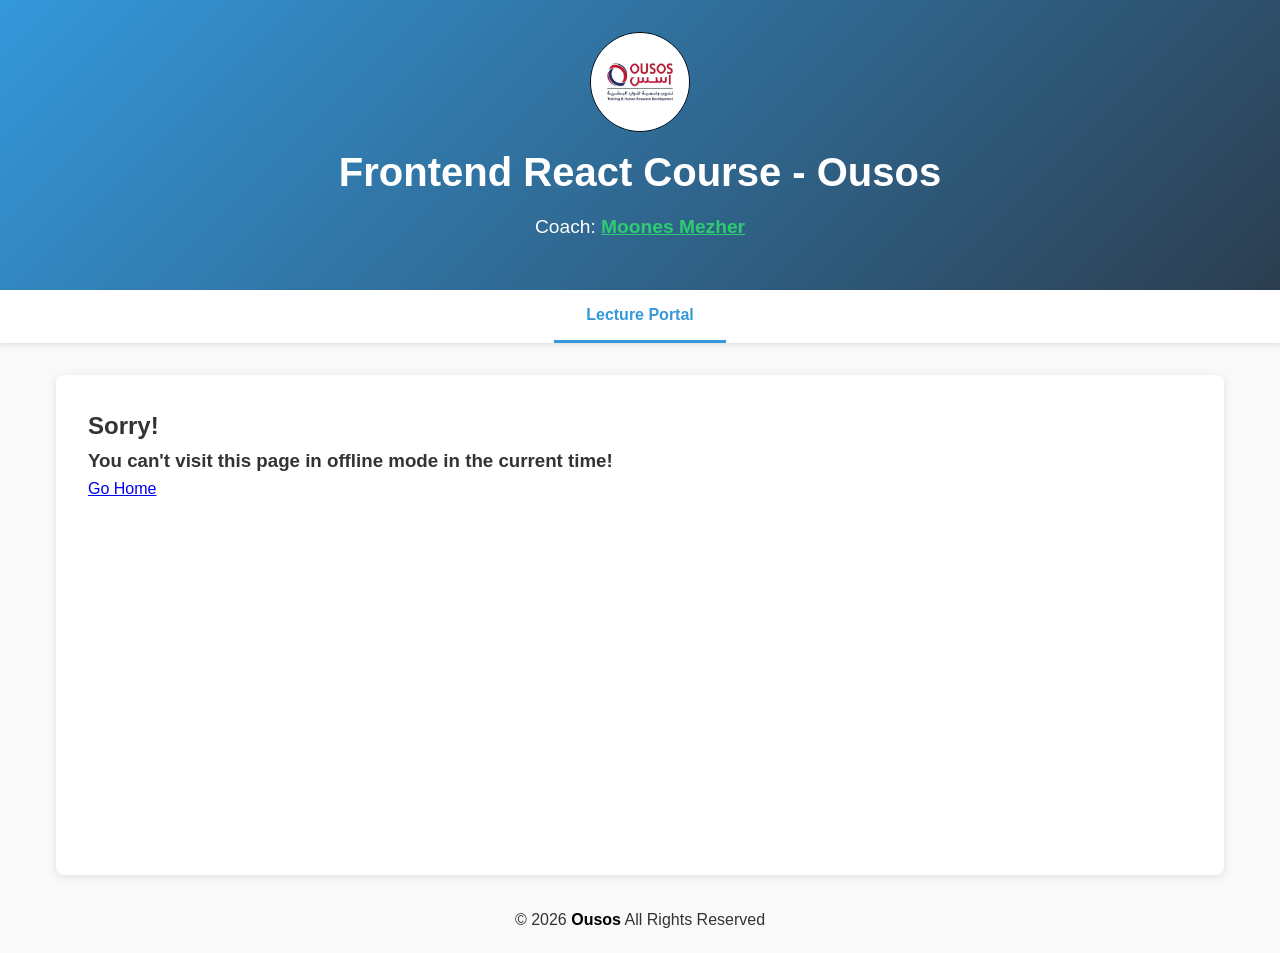
<file: fallback.html>
<!DOCTYPE html>
<html lang="en">
<head>
    <meta charset="UTF-8">
    <meta name="viewport" content="width=device-width, initial-scale=1.0">
    <title>Fallback Page - Frontend React Course</title>
    <link rel="stylesheet" href="./assets/index.css">
    <link rel="shortcut icon" href="./assets/images/logo.jpg" type="image/x-icon">
    <link rel="manifest" href="./manifest.json" />
    <link rel="apple-touch-icon" href="./icon.jpg">
    <meta name="apple-mobile-web-app-status-bar" content="#aa7700">
    <meta name="theme-color" content="#3498db">
</head>
<body>
    <header>
        <div class="course-info">
            <img class="logo" src="assets/images/logo.jpg" alt="Ousos">
            <h1>Frontend React Course - Ousos</h1>
            <p>Coach: <a href="https://www.moonesmezher.com" target="_blank" class="highlight">Moones Mezher</a></p>
        </div>
    </header>

    <div class="navigation">
        <button class="nav-btn active">Lecture Portal</button>
    </div>

    <div class="container">
        <main class="content-area fade-in">
            <h2>Sorry!</h2>
            <h3>You can't visit this page in offline mode in the current time!</h3>
            <a href="/">Go Home</a>
        </main>
    </div>

    <footer class="footer">
        <p>&copy; 2026 <span>Ousos</span> All Rights Reserved</p>
    </footer>
    
    <script src="./register.js"></script>
</body>
</html>
</file>
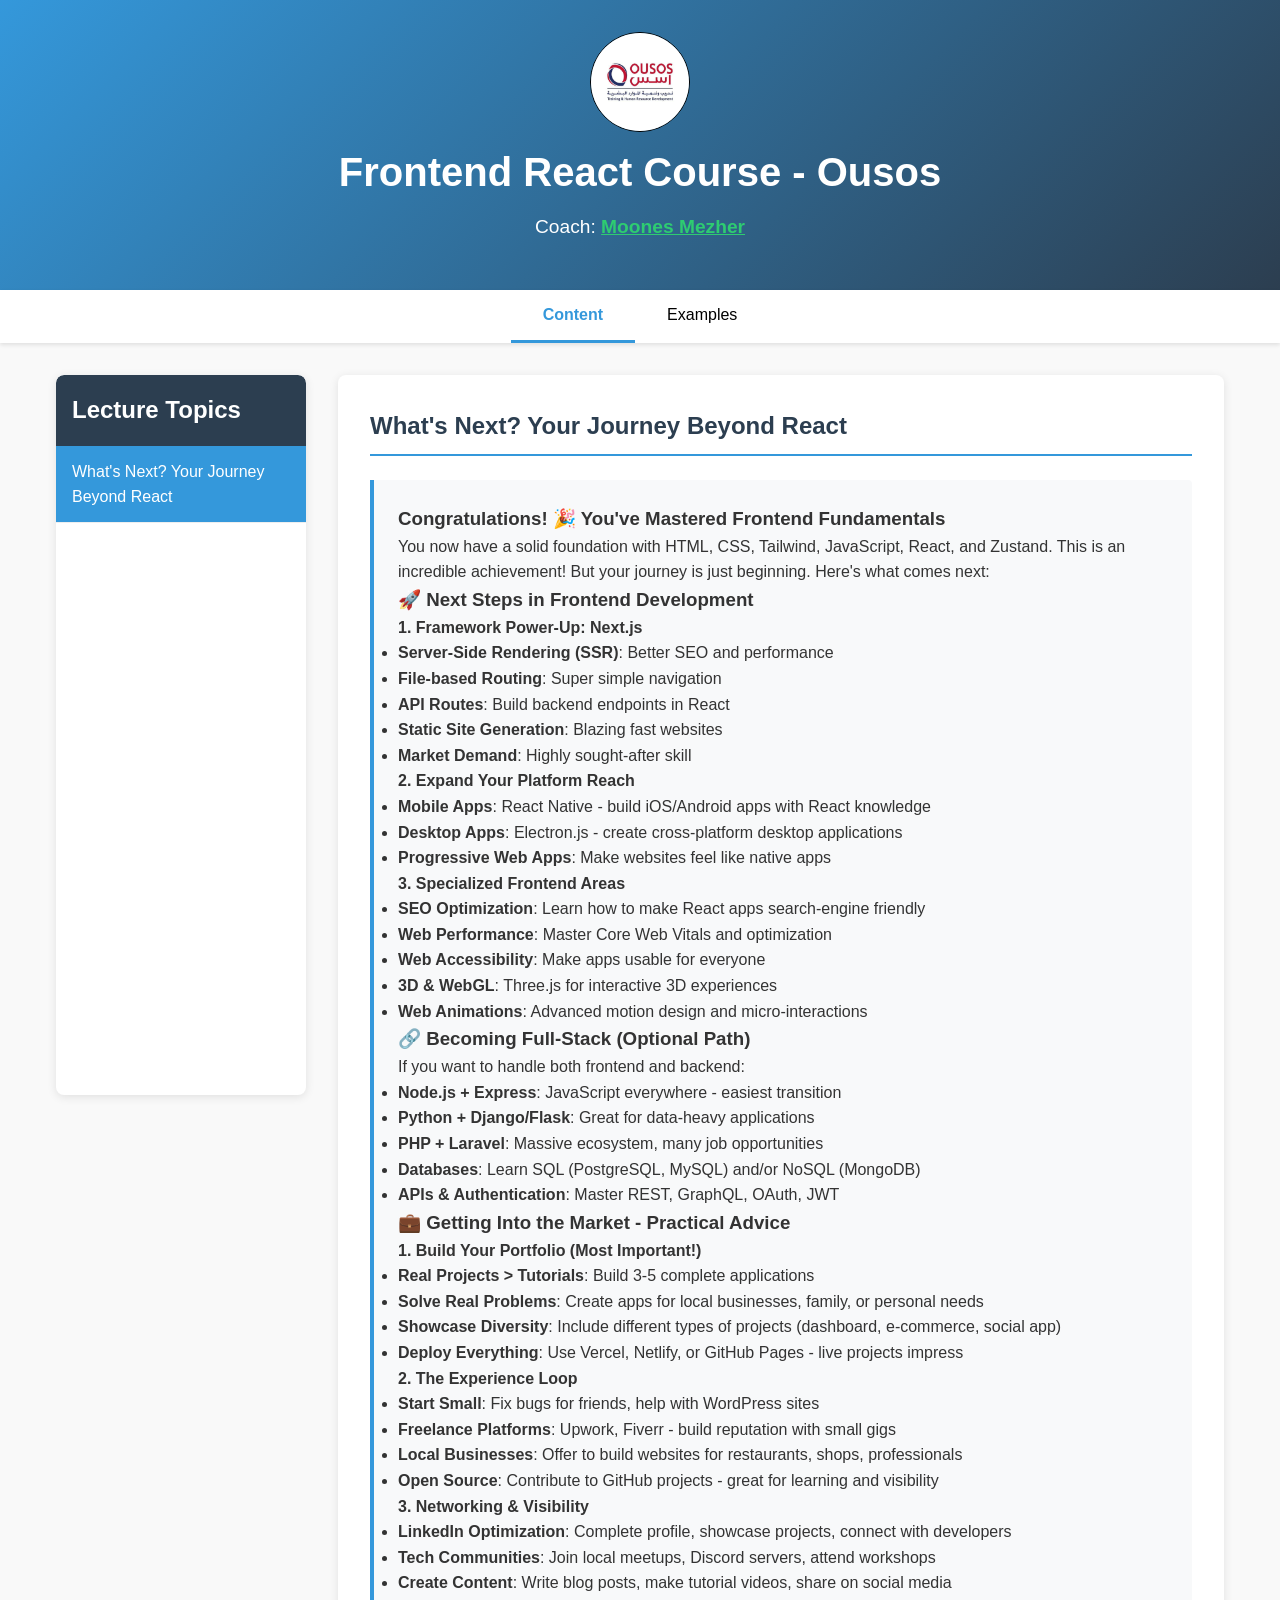
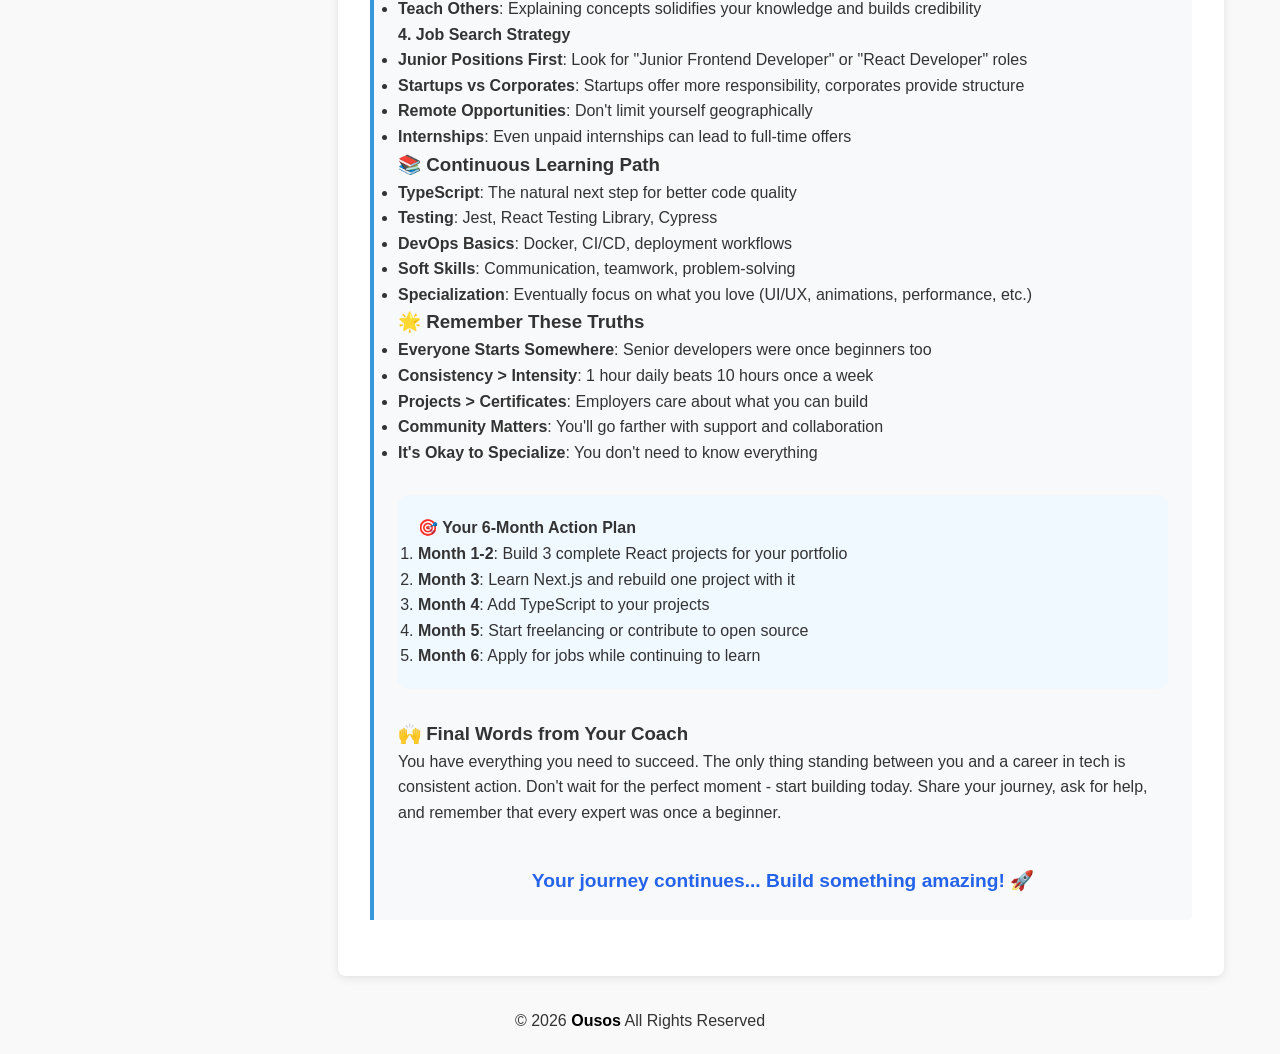
<file: final.html>
<!DOCTYPE html>
<html lang="en">
<head>
    <meta charset="UTF-8">
    <meta name="viewport" content="width=device-width, initial-scale=1.0">
    <title>Frontend React Course - Final</title>
    <link rel="stylesheet" href="./assets/lecture.css">
    <link rel="shortcut icon" href="./assets/images/logo.jpg" type="image/x-icon">
    <link rel="manifest" href="./manifest.json" />
    <link rel="apple-touch-icon" href="./icon.jpg">
    <meta name="apple-mobile-web-app-status-bar" content="#aa7700">
    <meta name="theme-color" content="#3498db">
</head>
<body>
    <header>
        <div class="course-info">
            <img class="logo" src="assets/images/logo.jpg" alt="Ousos">
            <h1>Frontend React Course - Ousos</h1>
            <p>Coach: <a href="https://www.moonesmezher.com" target="_blank" class="highlight">Moones Mezher</a></p>
        </div>
    </header>

    <div class="navigation">
        <button class="nav-btn active" data-section="content">Content</button>
        <button class="nav-btn" data-section="examples">Examples</button>
        <button class="nav-btn" data-section="practice">Practice</button>
        <button class="nav-btn" data-section="questions">Questions</button>
    </div>

    <div class="container">
        <aside class="sidebar">
            <h2>Lecture Topics</h2>
            <ul class="topics-list" id="topics-list">
                <!-- Topics will be dynamically generated -->
            </ul>
        </aside>

        <main class="content-area">
            <div id="content-section" class="content-section active">
                <h2 class="topic-title" id="current-topic-title">Select a topic</h2>
                <div id="topic-content">
                    <!-- Content will be dynamically generated -->
                </div>
            </div>

            <div id="examples-section" class="content-section">
                <h2 class="topic-title" id="current-example-title">Select a topic</h2>
                <div id="topic-examples">
                    <!-- Examples will be dynamically generated -->
                </div>
            </div>

            <div id="practice-section" class="content-section">
                <h2 class="topic-title" id="current-practice-title">Select a topic</h2>
                <div id="topic-practice">
                    <!-- Practice will be dynamically generated -->
                </div>
            </div>

            <div id="questions-section" class="content-section">
                <h2 class="topic-title" id="current-question-title">Select a topic</h2>
                <div id="topic-questions">
                    <!-- Questions will be dynamically generated -->
                </div>
            </div>
        </main>
    </div>

    <footer class="footer">
        <p>&copy; 2026 <span>Ousos</span> All Rights Reserved</p>
    </footer>

    <script src="./register.js"></script>
    <script src="./assets/final.js"></script>
</body>
</html>
</file>
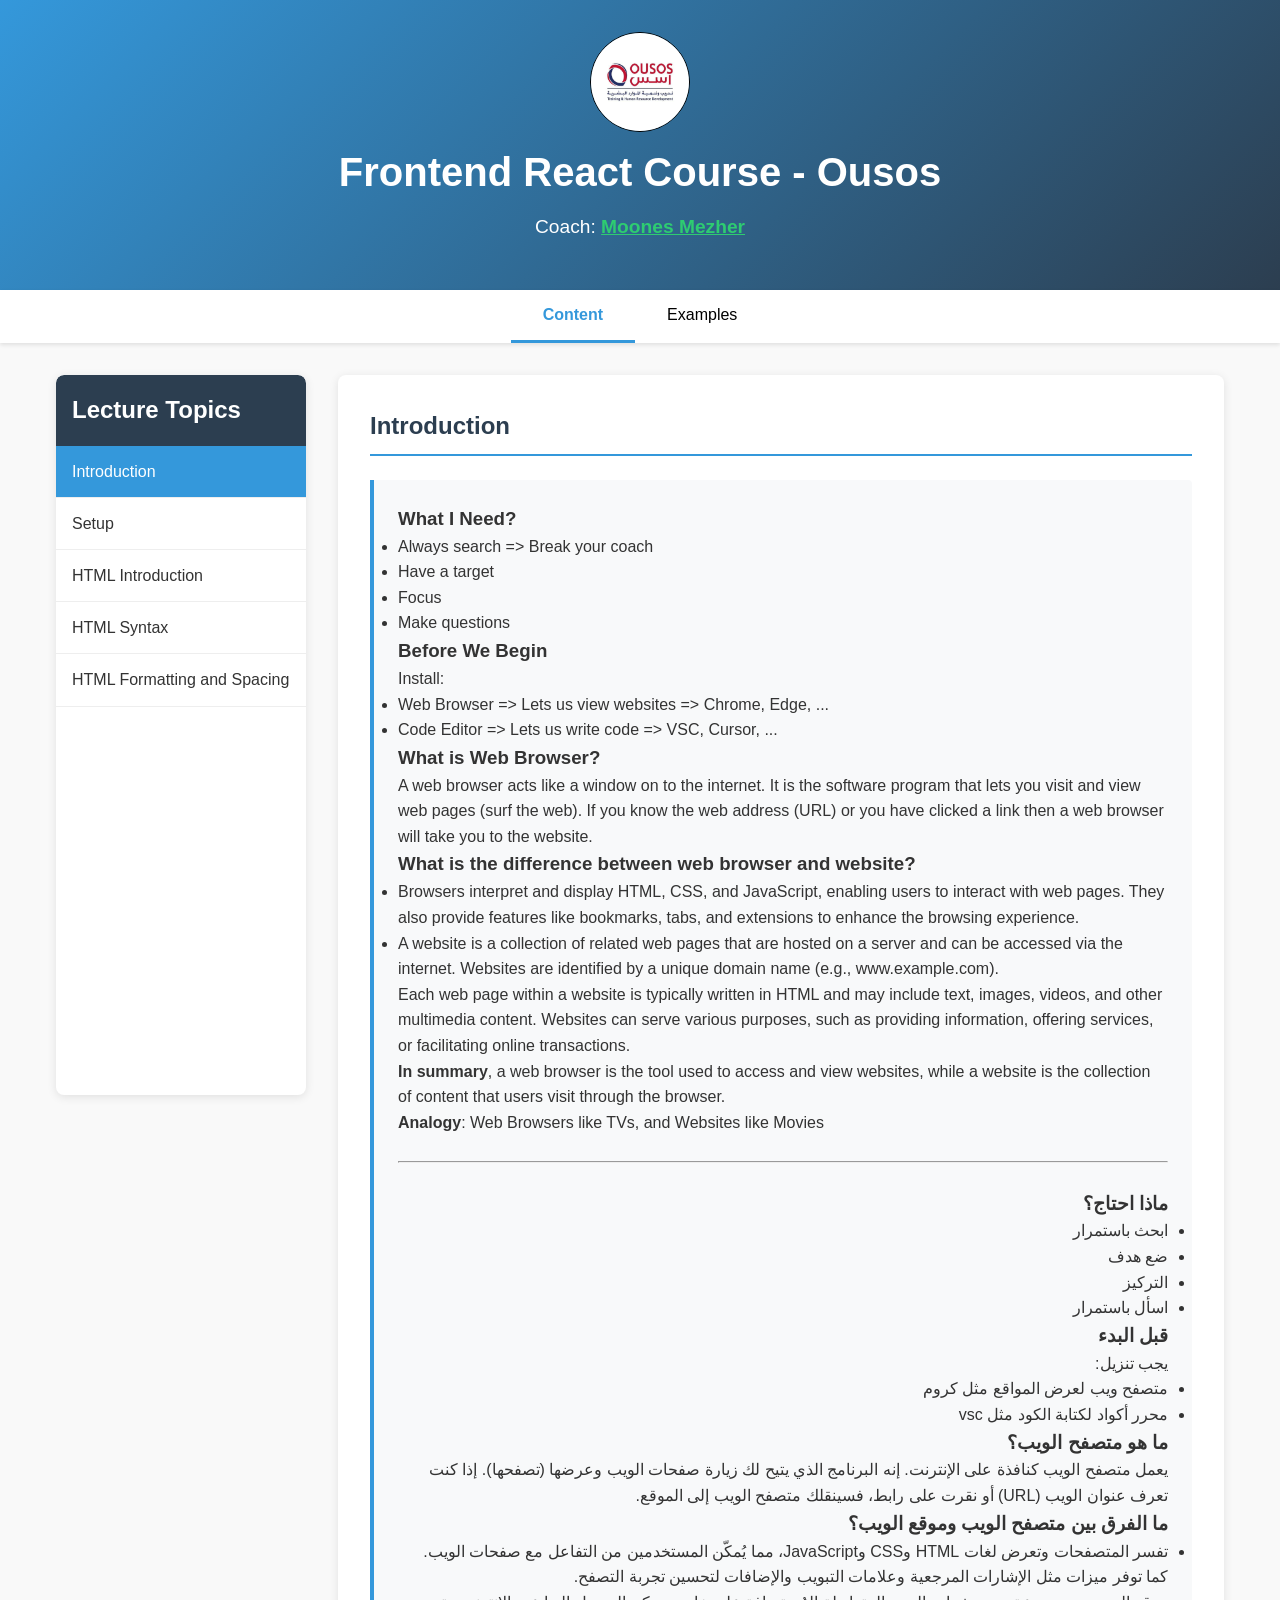
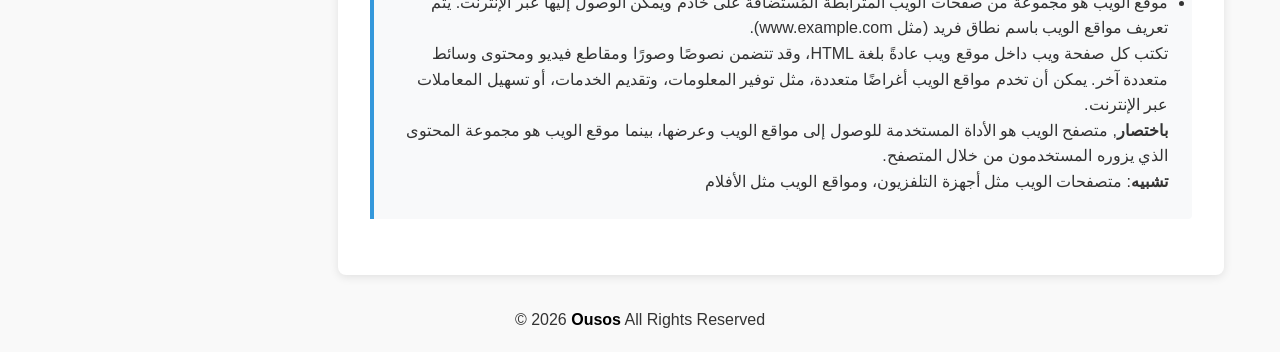
<file: lecture1.html>
<!DOCTYPE html>
<html lang="en">
<head>
    <meta charset="UTF-8">
    <meta name="viewport" content="width=device-width, initial-scale=1.0">
    <title>Frontend React Course - Lecture 1</title>
    <link rel="stylesheet" href="./assets/lecture.css">
    <link rel="shortcut icon" href="./assets/images/logo.jpg" type="image/x-icon">
    <link rel="manifest" href="./manifest.json" />
    <link rel="apple-touch-icon" href="./icon.jpg">
    <meta name="apple-mobile-web-app-status-bar" content="#aa7700">
    <meta name="theme-color" content="#3498db">
</head>
<body>
    <header>
        <div class="course-info">
            <img class="logo" src="assets/images/logo.jpg" alt="Ousos">
            <h1>Frontend React Course - Ousos</h1>
            <p>Coach: <a href="https://www.moonesmezher.com" target="_blank" class="highlight">Moones Mezher</a></p>
        </div>
    </header>

    <div class="navigation">
        <button class="nav-btn active" data-section="content">Content</button>
        <button class="nav-btn" data-section="examples">Examples</button>
        <button class="nav-btn" data-section="practice">Practice</button>
        <button class="nav-btn" data-section="questions">Questions</button>
    </div>

    <div class="container">
        <aside class="sidebar">
            <h2>Lecture Topics</h2>
            <ul class="topics-list" id="topics-list">
                <!-- Topics will be dynamically generated -->
            </ul>
        </aside>

        <main class="content-area">
            <div id="content-section" class="content-section active">
                <h2 class="topic-title" id="current-topic-title">Select a topic</h2>
                <div id="topic-content">
                    <!-- Content will be dynamically generated -->
                </div>
            </div>

            <div id="examples-section" class="content-section">
                <h2 class="topic-title" id="current-example-title">Select a topic</h2>
                <div id="topic-examples">
                    <!-- Examples will be dynamically generated -->
                </div>
            </div>

            <div id="practice-section" class="content-section">
                <h2 class="topic-title" id="current-practice-title">Select a topic</h2>
                <div id="topic-practice">
                    <!-- Practice will be dynamically generated -->
                </div>
            </div>

            <div id="questions-section" class="content-section">
                <h2 class="topic-title" id="current-question-title">Select a topic</h2>
                <div id="topic-questions">
                    <!-- Questions will be dynamically generated -->
                </div>
            </div>
        </main>
    </div>

    <footer class="footer">
        <p>&copy; 2026 <span>Ousos</span> All Rights Reserved</p>
    </footer>

    <script src="./register.js"></script>
    <script src="./assets/lecture1.js"></script>
</body>
</html>
</file>
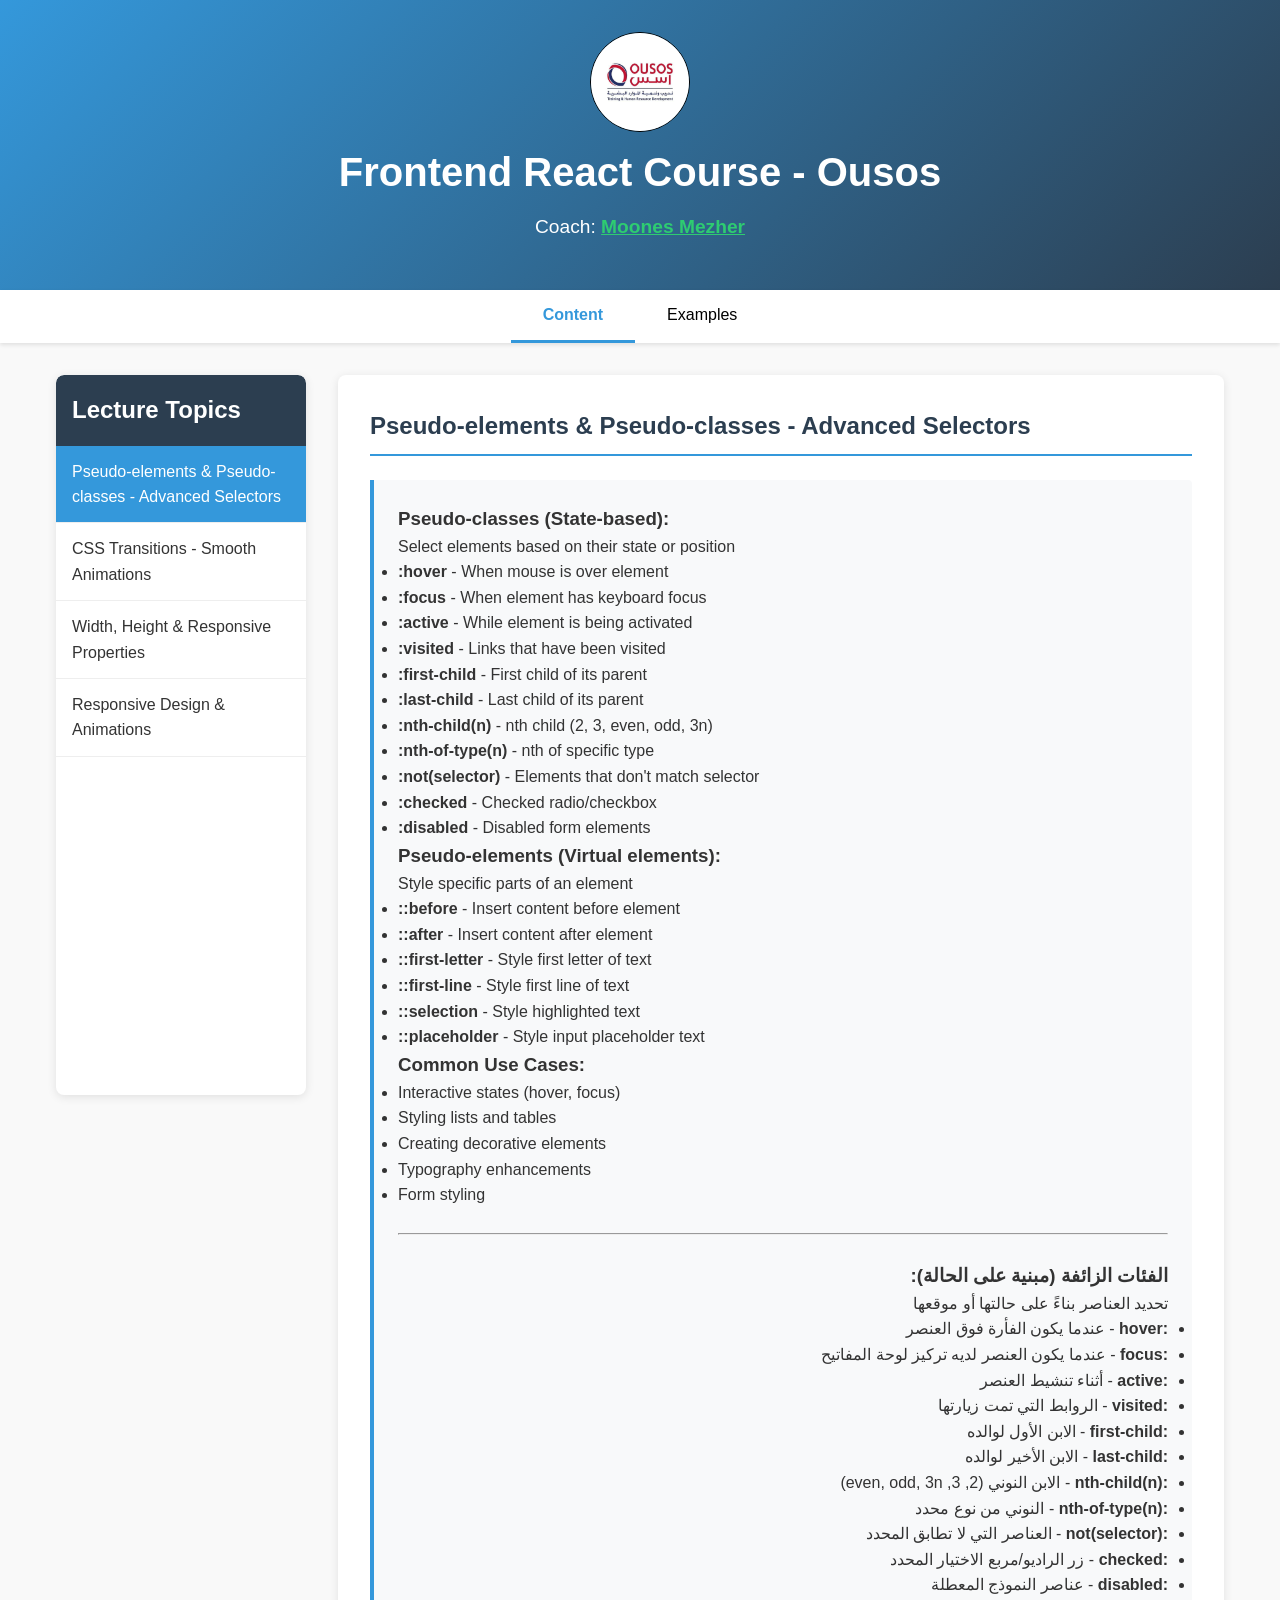
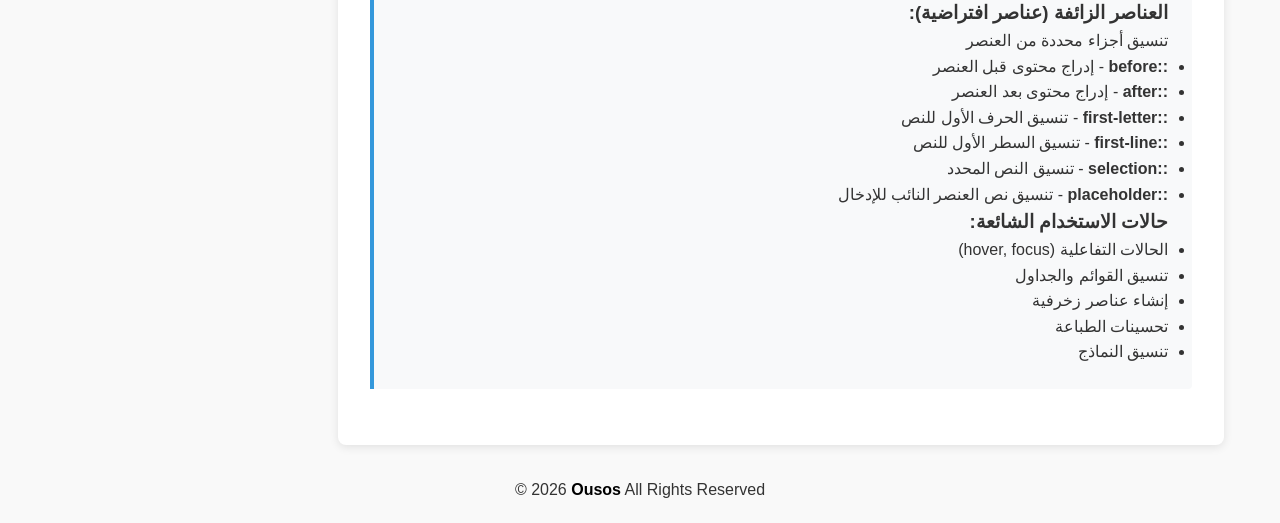
<file: lecture10.html>
<!DOCTYPE html>
<html lang="en">
<head>
    <meta charset="UTF-8">
    <meta name="viewport" content="width=device-width, initial-scale=1.0">
    <title>Frontend React Course - Lecture 10</title>
    <link rel="stylesheet" href="./assets/lecture.css">
    <link rel="shortcut icon" href="./assets/images/logo.jpg" type="image/x-icon">
    <link rel="manifest" href="./manifest.json" />
    <link rel="apple-touch-icon" href="./icon.jpg">
    <meta name="apple-mobile-web-app-status-bar" content="#aa7700">
    <meta name="theme-color" content="#3498db">
</head>
<body>
    <header>
        <div class="course-info">
            <img class="logo" src="assets/images/logo.jpg" alt="Ousos">
            <h1>Frontend React Course - Ousos</h1>
            <p>Coach: <a href="https://www.moonesmezher.com" target="_blank" class="highlight">Moones Mezher</a></p>
        </div>
    </header>

    <div class="navigation">
        <button class="nav-btn active" data-section="content">Content</button>
        <button class="nav-btn" data-section="examples">Examples</button>
        <button class="nav-btn" data-section="practice">Practice</button>
        <button class="nav-btn" data-section="questions">Questions</button>
    </div>

    <div class="container">
        <aside class="sidebar">
            <h2>Lecture Topics</h2>
            <ul class="topics-list" id="topics-list">
                <!-- Topics will be dynamically generated -->
            </ul>
        </aside>

        <main class="content-area">
            <div id="content-section" class="content-section active">
                <h2 class="topic-title" id="current-topic-title">Select a topic</h2>
                <div id="topic-content">
                    <!-- Content will be dynamically generated -->
                </div>
            </div>

            <div id="examples-section" class="content-section">
                <h2 class="topic-title" id="current-example-title">Select a topic</h2>
                <div id="topic-examples">
                    <!-- Examples will be dynamically generated -->
                </div>
            </div>

            <div id="practice-section" class="content-section">
                <h2 class="topic-title" id="current-practice-title">Select a topic</h2>
                <div id="topic-practice">
                    <!-- Practice will be dynamically generated -->
                </div>
            </div>

            <div id="questions-section" class="content-section">
                <h2 class="topic-title" id="current-question-title">Select a topic</h2>
                <div id="topic-questions">
                    <!-- Questions will be dynamically generated -->
                </div>
            </div>
        </main>
    </div>

    <footer class="footer">
        <p>&copy; 2026 <span>Ousos</span> All Rights Reserved</p>
    </footer>

    <script src="./register.js"></script>
    <script src="./assets/lecture10.js"></script>
</body>
</html>
</file>
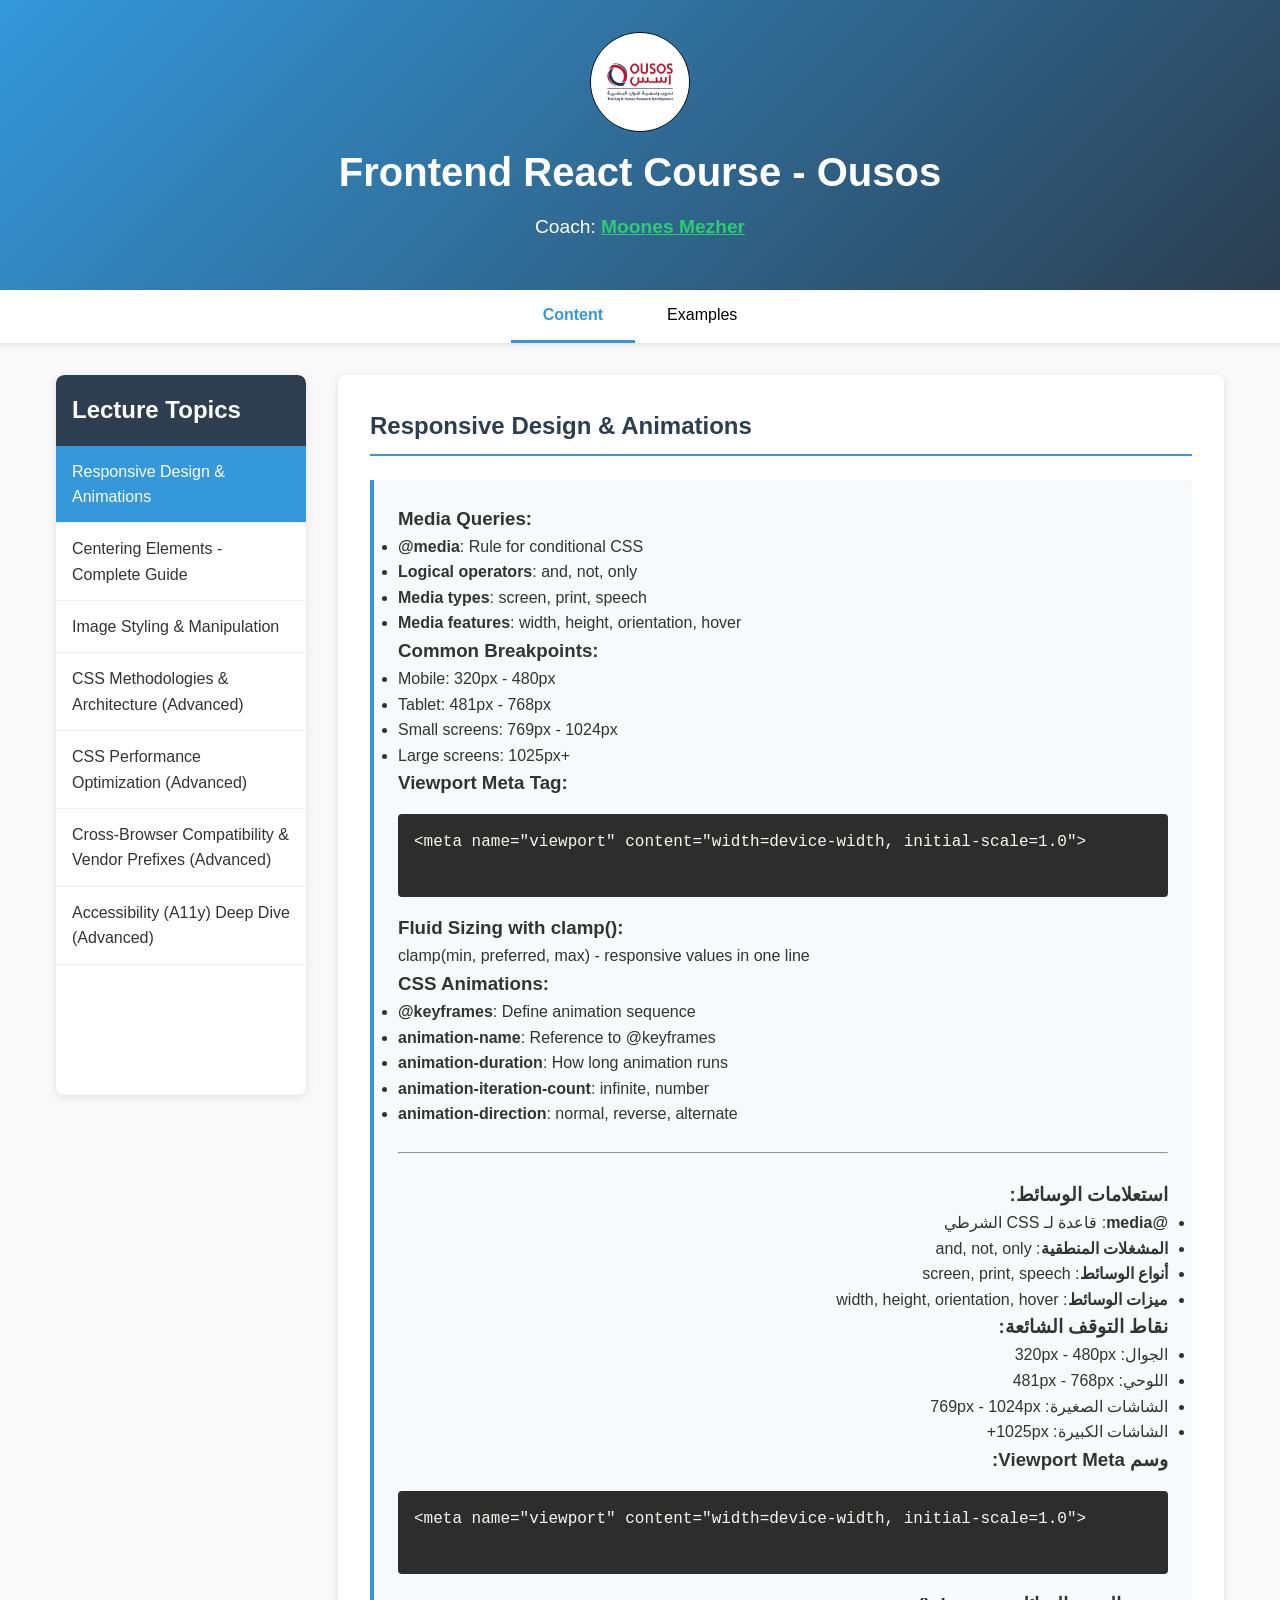
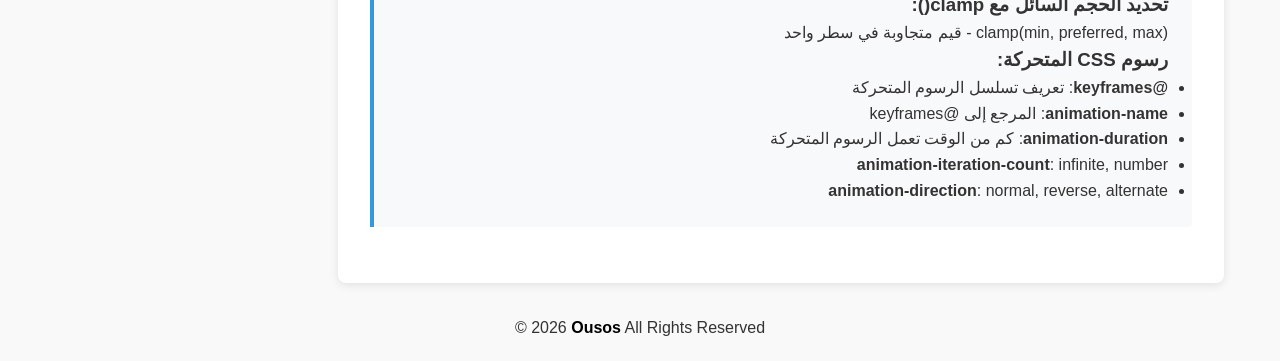
<file: lecture12.html>
<!DOCTYPE html>
<html lang="en">
<head>
    <meta charset="UTF-8">
    <meta name="viewport" content="width=device-width, initial-scale=1.0">
    <title>Frontend React Course - Lecture 12</title>
    <link rel="stylesheet" href="./assets/lecture.css">
    <link rel="shortcut icon" href="./assets/images/logo.jpg" type="image/x-icon">
    <link rel="manifest" href="./manifest.json" />
    <link rel="apple-touch-icon" href="./icon.jpg">
    <meta name="apple-mobile-web-app-status-bar" content="#aa7700">
    <meta name="theme-color" content="#3498db">
</head>
<body>
    <header>
        <div class="course-info">
            <img class="logo" src="assets/images/logo.jpg" alt="Ousos">
            <h1>Frontend React Course - Ousos</h1>
            <p>Coach: <a href="https://www.moonesmezher.com" target="_blank" class="highlight">Moones Mezher</a></p>
        </div>
    </header>

    <div class="navigation">
        <button class="nav-btn active" data-section="content">Content</button>
        <button class="nav-btn" data-section="examples">Examples</button>
        <button class="nav-btn" data-section="practice">Practice</button>
        <button class="nav-btn" data-section="questions">Questions</button>
    </div>

    <div class="container">
        <aside class="sidebar">
            <h2>Lecture Topics</h2>
            <ul class="topics-list" id="topics-list">
                <!-- Topics will be dynamically generated -->
            </ul>
        </aside>

        <main class="content-area">
            <div id="content-section" class="content-section active">
                <h2 class="topic-title" id="current-topic-title">Select a topic</h2>
                <div id="topic-content">
                    <!-- Content will be dynamically generated -->
                </div>
            </div>

            <div id="examples-section" class="content-section">
                <h2 class="topic-title" id="current-example-title">Select a topic</h2>
                <div id="topic-examples">
                    <!-- Examples will be dynamically generated -->
                </div>
            </div>

            <div id="practice-section" class="content-section">
                <h2 class="topic-title" id="current-practice-title">Select a topic</h2>
                <div id="topic-practice">
                    <!-- Practice will be dynamically generated -->
                </div>
            </div>

            <div id="questions-section" class="content-section">
                <h2 class="topic-title" id="current-question-title">Select a topic</h2>
                <div id="topic-questions">
                    <!-- Questions will be dynamically generated -->
                </div>
            </div>
        </main>
    </div>

    <footer class="footer">
        <p>&copy; 2026 <span>Ousos</span> All Rights Reserved</p>
    </footer>

    <script src="./register.js"></script>
    <script src="./assets/lecture12.js"></script>
</body>
</html>
</file>
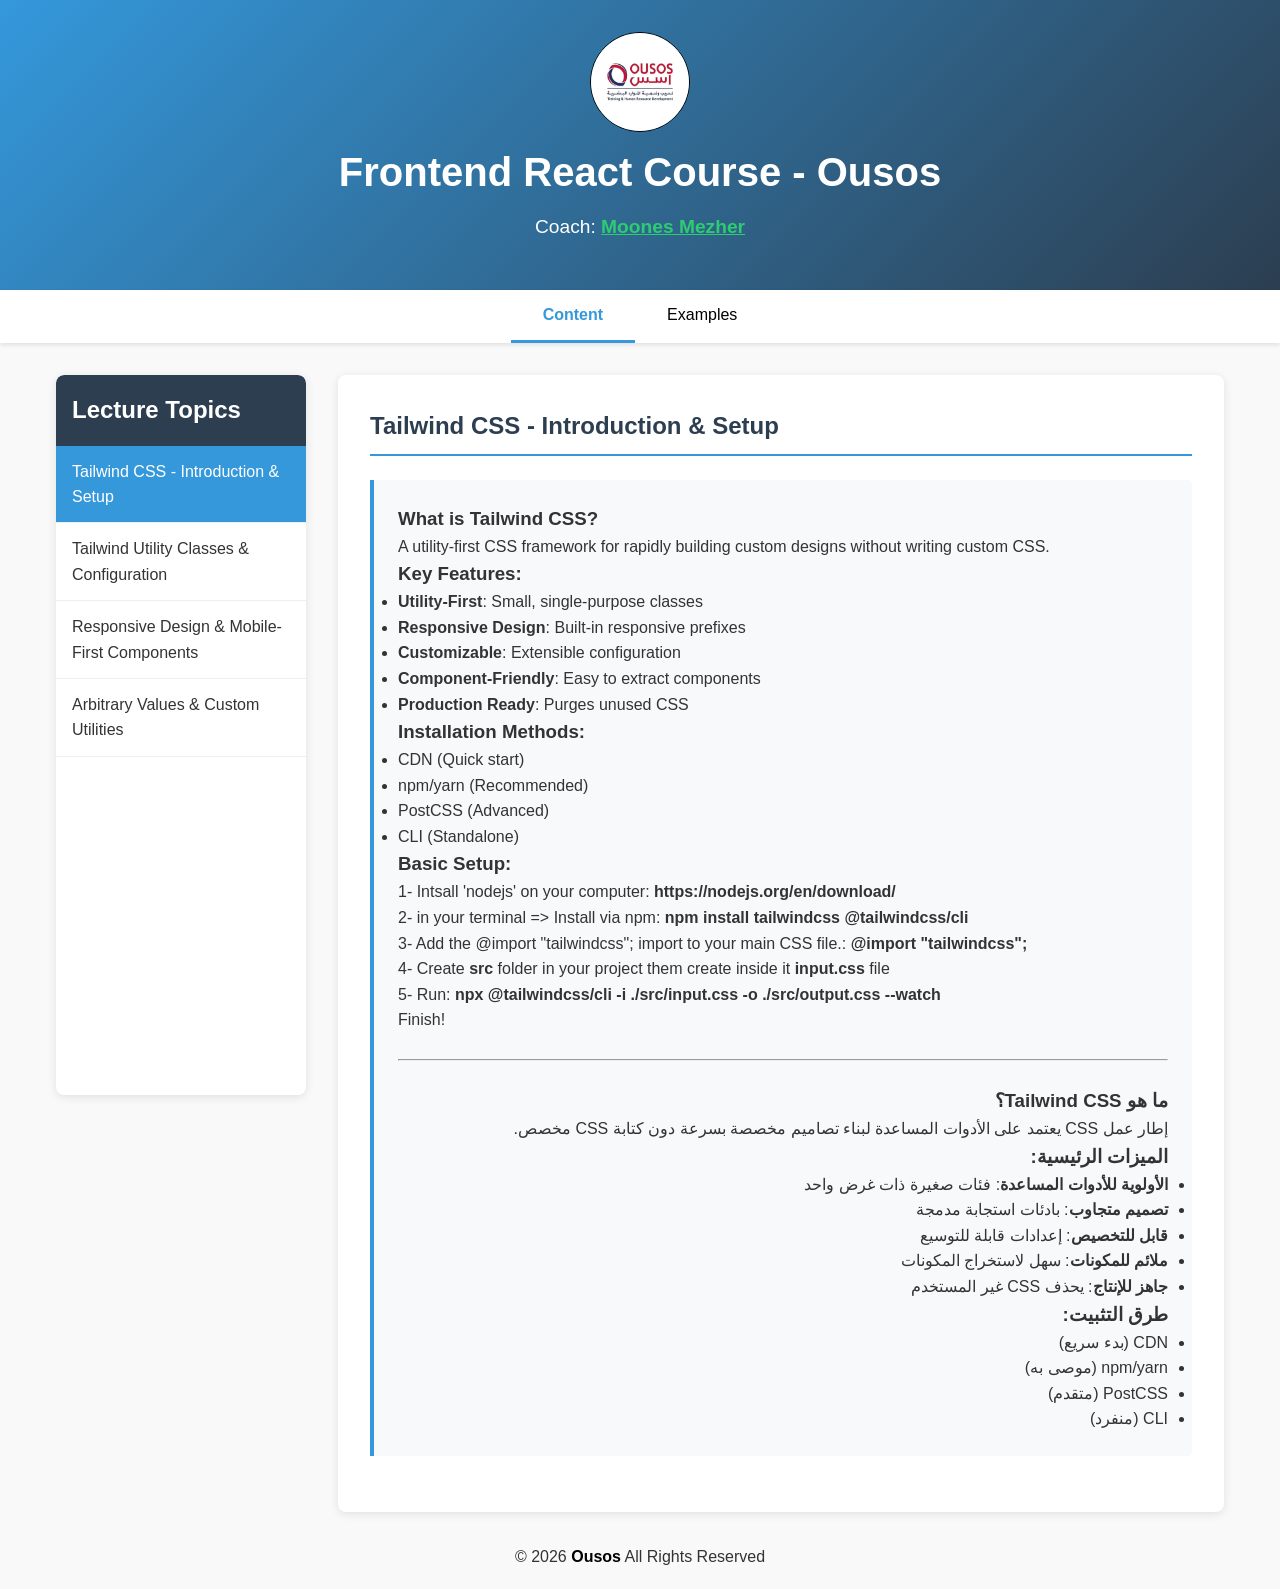
<file: lecture15.html>
<!DOCTYPE html>
<html lang="en">
<head>
    <meta charset="UTF-8">
    <meta name="viewport" content="width=device-width, initial-scale=1.0">
    <title>Frontend React Course - Lecture 15</title>
    <link rel="stylesheet" href="./assets/lecture.css">
    <link rel="shortcut icon" href="./assets/images/logo.jpg" type="image/x-icon">
    <link rel="manifest" href="./manifest.json" />
    <link rel="apple-touch-icon" href="./icon.jpg">
    <meta name="apple-mobile-web-app-status-bar" content="#aa7700">
    <meta name="theme-color" content="#3498db">
</head>
<body>
    <header>
        <div class="course-info">
            <img class="logo" src="assets/images/logo.jpg" alt="Ousos">
            <h1>Frontend React Course - Ousos</h1>
            <p>Coach: <a href="https://www.moonesmezher.com" target="_blank" class="highlight">Moones Mezher</a></p>
        </div>
    </header>

    <div class="navigation">
        <button class="nav-btn active" data-section="content">Content</button>
        <button class="nav-btn" data-section="examples">Examples</button>
        <button class="nav-btn" data-section="practice">Practice</button>
        <button class="nav-btn" data-section="questions">Questions</button>
    </div>

    <div class="container">
        <aside class="sidebar">
            <h2>Lecture Topics</h2>
            <ul class="topics-list" id="topics-list">
                <!-- Topics will be dynamically generated -->
            </ul>
        </aside>

        <main class="content-area">
            <div id="content-section" class="content-section active">
                <h2 class="topic-title" id="current-topic-title">Select a topic</h2>
                <div id="topic-content">
                    <!-- Content will be dynamically generated -->
                </div>
            </div>

            <div id="examples-section" class="content-section">
                <h2 class="topic-title" id="current-example-title">Select a topic</h2>
                <div id="topic-examples">
                    <!-- Examples will be dynamically generated -->
                </div>
            </div>

            <div id="practice-section" class="content-section">
                <h2 class="topic-title" id="current-practice-title">Select a topic</h2>
                <div id="topic-practice">
                    <!-- Practice will be dynamically generated -->
                </div>
            </div>

            <div id="questions-section" class="content-section">
                <h2 class="topic-title" id="current-question-title">Select a topic</h2>
                <div id="topic-questions">
                    <!-- Questions will be dynamically generated -->
                </div>
            </div>
        </main>
    </div>

    <footer class="footer">
        <p>&copy; 2026 <span>Ousos</span> All Rights Reserved</p>
    </footer>

    <script src="./register.js"></script>
    <script src="./assets/lecture15.js"></script>
</body>
</html>
</file>
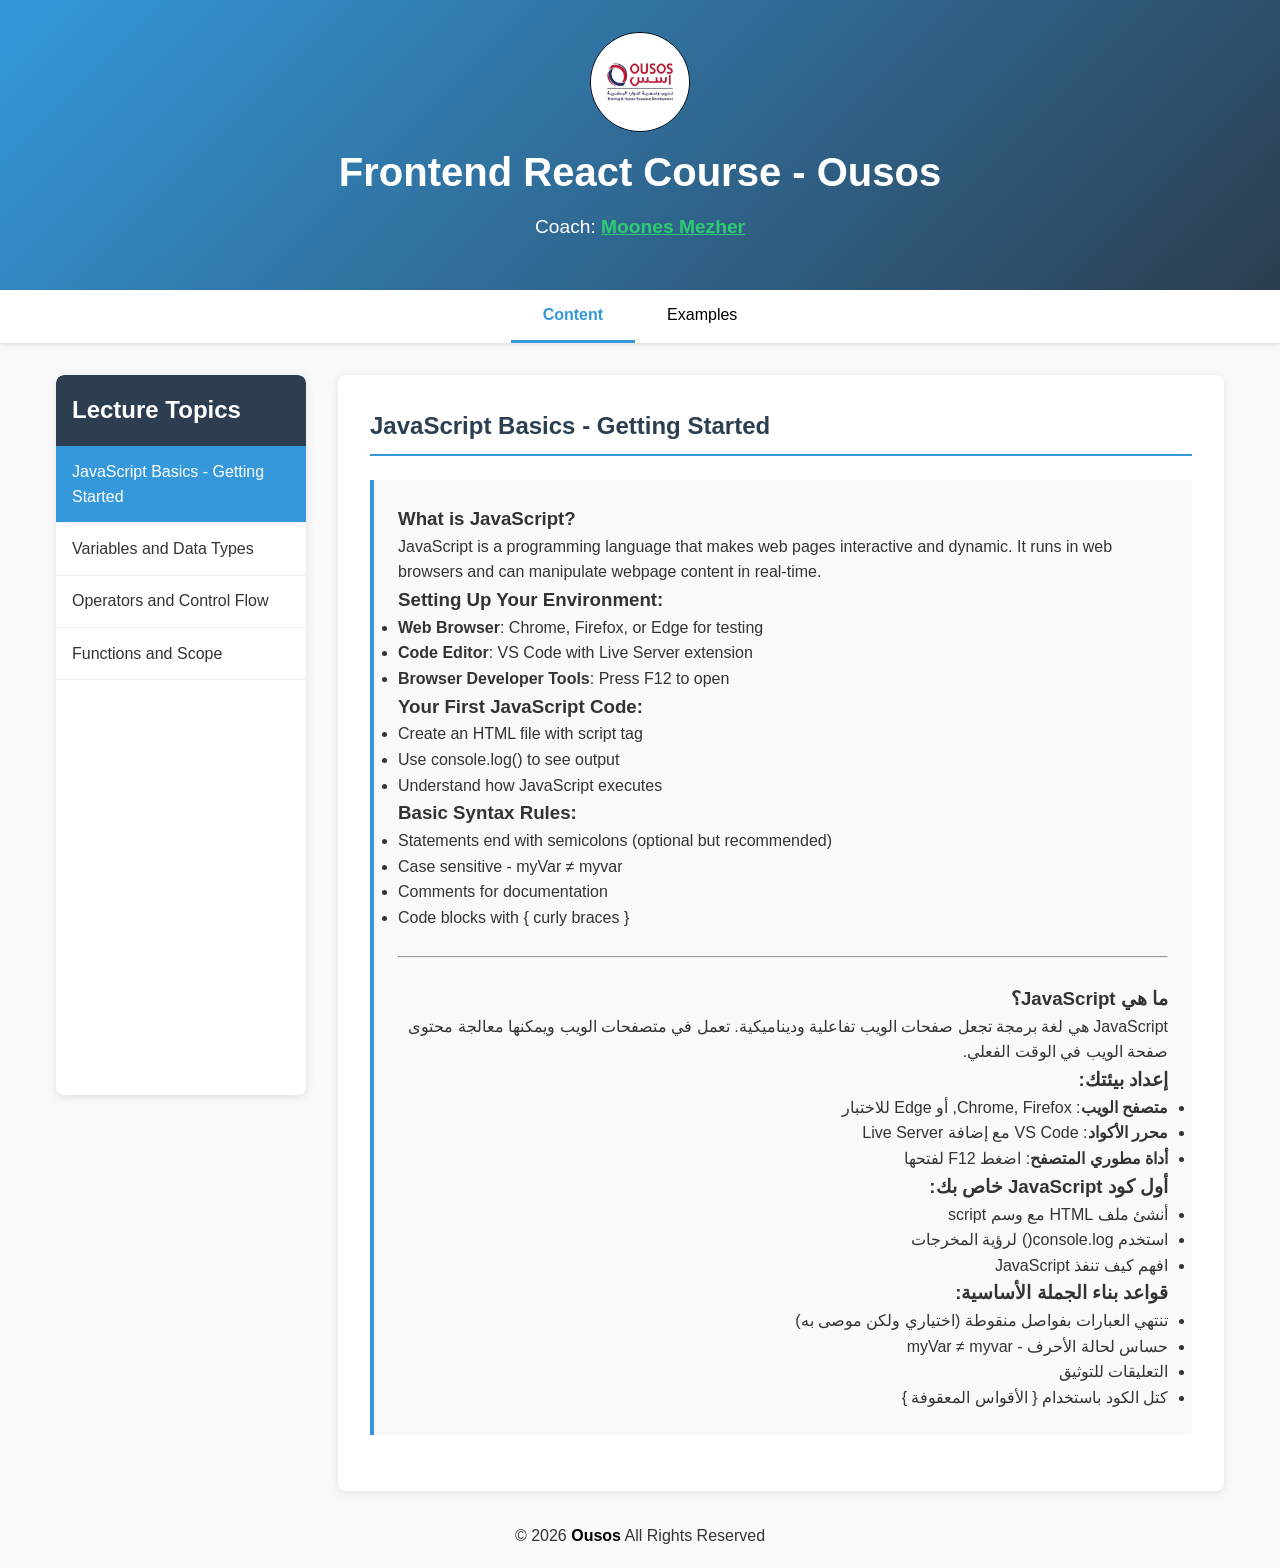
<file: lecture17.html>
<!DOCTYPE html>
<html lang="en">
<head>
    <meta charset="UTF-8">
    <meta name="viewport" content="width=device-width, initial-scale=1.0">
    <title>Frontend React Course - Lecture 17</title>
    <link rel="stylesheet" href="./assets/lecture.css">
    <link rel="shortcut icon" href="./assets/images/logo.jpg" type="image/x-icon">
    <link rel="manifest" href="./manifest.json" />
    <link rel="apple-touch-icon" href="./icon.jpg">
    <meta name="apple-mobile-web-app-status-bar" content="#aa7700">
    <meta name="theme-color" content="#3498db">
</head>
<body>
    <header>
        <div class="course-info">
            <img class="logo" src="assets/images/logo.jpg" alt="Ousos">
            <h1>Frontend React Course - Ousos</h1>
            <p>Coach: <a href="https://www.moonesmezher.com" target="_blank" class="highlight">Moones Mezher</a></p>
        </div>
    </header>

    <div class="navigation">
        <button class="nav-btn active" data-section="content">Content</button>
        <button class="nav-btn" data-section="examples">Examples</button>
        <button class="nav-btn" data-section="practice">Practice</button>
        <button class="nav-btn" data-section="questions">Questions</button>
    </div>

    <div class="container">
        <aside class="sidebar">
            <h2>Lecture Topics</h2>
            <ul class="topics-list" id="topics-list">
                <!-- Topics will be dynamically generated -->
            </ul>
        </aside>

        <main class="content-area">
            <div id="content-section" class="content-section active">
                <h2 class="topic-title" id="current-topic-title">Select a topic</h2>
                <div id="topic-content">
                    <!-- Content will be dynamically generated -->
                </div>
            </div>

            <div id="examples-section" class="content-section">
                <h2 class="topic-title" id="current-example-title">Select a topic</h2>
                <div id="topic-examples">
                    <!-- Examples will be dynamically generated -->
                </div>
            </div>

            <div id="practice-section" class="content-section">
                <h2 class="topic-title" id="current-practice-title">Select a topic</h2>
                <div id="topic-practice">
                    <!-- Practice will be dynamically generated -->
                </div>
            </div>

            <div id="questions-section" class="content-section">
                <h2 class="topic-title" id="current-question-title">Select a topic</h2>
                <div id="topic-questions">
                    <!-- Questions will be dynamically generated -->
                </div>
            </div>
        </main>
    </div>

    <footer class="footer">
        <p>&copy; 2026 <span>Ousos</span> All Rights Reserved</p>
    </footer>

    <script src="./register.js"></script>
    <script src="./assets/lecture17.js"></script>
</body>
</html>
</file>
<file: assets/index.css>
/* CSS Reset */
* {
    margin: 0;
    padding: 0;
    box-sizing: border-box;
    font-family: 'Segoe UI', Tahoma, Geneva, Verdana, sans-serif;
}

/* Variables */
:root {
    --primary: #3498db;
    --primary-dark: #2980b9;
    --secondary: #2ecc71;
    --dark: #2c3e50;
    --light: #ecf0f1;
    --gray: #95a5a6;
    --danger: #e74c3c;
}

/* Layout */
body {
    background-color: #f9f9f9;
    color: #333;
    line-height: 1.6;
}

header {
    background: linear-gradient(135deg, var(--primary), var(--dark));
    color: white;
    padding: 2rem;
    text-align: center;
    box-shadow: 0 4px 6px rgba(0, 0, 0, 0.1);
}

.course-info {
    margin-bottom: 1rem;
}

.course-info h1 {
    font-size: 2.5rem;
    margin-bottom: 0.5rem;
}

.course-info p {
    font-size: 1.2rem;
    margin: 0.3rem 0;
}

.course-info .highlight {
    font-weight: bold;
    color: var(--secondary);
}

.navigation {
    display: flex;
    justify-content: center;
    background-color: white;
    box-shadow: 0 2px 4px rgba(0, 0, 0, 0.1);
    position: sticky;
    top: 0;
    z-index: 100;
}

.nav-btn {
    padding: 1rem 2rem;
    background: none;
    border: none;
    font-size: 1rem;
    cursor: pointer;
    transition: all 0.3s ease;
    border-bottom: 3px solid transparent;
}

.nav-btn:hover {
    background-color: var(--light);
}

.nav-btn.active {
    color: var(--primary);
    border-bottom: 3px solid var(--primary);
    font-weight: bold;
}

.container {
    max-width: 1200px;
    margin: 2rem auto;
    padding: 0 1rem;
}

.content-area {
    background-color: white;
    border-radius: 8px;
    box-shadow: 0 2px 10px rgba(0, 0, 0, 0.1);
    padding: 2rem;
    min-height: 500px;
}

.section-title {
    color: var(--dark);
    margin-bottom: 1.5rem;
    padding-bottom: 0.5rem;
    border-bottom: 2px solid var(--primary);
}

/* Lecture Portal Styles */
.portal-header {
    display: flex;
    justify-content: space-between;
    align-items: center;
    margin-bottom: 1.5rem;
    flex-wrap: wrap;
    gap: 1rem;
}

.search-box {
    display: flex;
    max-width: 400px;
    width: 100%;
}

.search-box input {
    flex-grow: 1;
    padding: 0.75rem;
    border: 1px solid #ddd;
    border-radius: 4px 0 0 4px;
    font-size: 1rem;
}

.search-box button {
    background-color: var(--primary);
    color: white;
    border: none;
    padding: 0 1.5rem;
    border-radius: 0 4px 4px 0;
    cursor: pointer;
}

.filter-options {
    display: flex;
    gap: 1rem;
    flex-wrap: wrap;
}

.filter-select {
    padding: 0.75rem;
    border: 1px solid #ddd;
    border-radius: 4px;
    background-color: white;
}

/* Lectures Table */
.lectures-table {
    width: 100%;
    border-collapse: collapse;
    margin-top: 1.5rem;
}

.lectures-table th {
    background-color: var(--dark);
    color: white;
    text-align: left;
    padding: 1rem;
    font-weight: 600;
    position: sticky;
    top: 0;
}

.lectures-table td {
    padding: 1rem;
    border-bottom: 1px solid #eee;
}

.lectures-table tr:hover {
    background-color: #f5f9ff;
}

.lecture-number {
    font-weight: bold;
    color: var(--primary);
    width: 80px;
    text-align: center;
}

.lecture-title {
    font-weight: 600;
    color: var(--dark);
}

.lecture-description {
    color: #666;
    font-size: 0.9rem;
}

.lecture-duration {
    width: 100px;
    text-align: center;
    color: var(--gray);
}

.lecture-status {
    width: 120px;
    text-align: center;
}

.status-badge {
    padding: 0.3rem 0.8rem;
    border-radius: 20px;
    font-size: 0.8rem;
    font-weight: 600;
    text-wrap-mode: nowrap;
}

.status-not-started {
    background-color: #ffeaea;
    color: var(--danger);
}

.status-in-progress {
    background-color: #fff4e6;
    color: #e67e22;
}

.status-completed {
    background-color: #e6f7ee;
    color: var(--secondary);
}

.action-btn {
    background-color: var(--primary);
    color: white;
    border: none;
    padding: 0.5rem 1rem;
    border-radius: 4px;
    cursor: pointer;
    transition: background-color 0.3s;
    font-size: 0.9rem;
}

.action-btn:hover {
    background-color: var(--primary-dark);
}

/* Statistics Cards */
.stats-container {
    display: grid;
    grid-template-columns: repeat(auto-fit, minmax(200px, 1fr));
    gap: 1.5rem;
    margin-bottom: 2rem;
}

.stat-card {
    background: white;
    border-radius: 8px;
    padding: 1.5rem;
    box-shadow: 0 2px 5px rgba(0,0,0,0.1);
    text-align: center;
}

.stat-number {
    font-size: 2.5rem;
    font-weight: bold;
    color: var(--primary);
    margin-bottom: 0.5rem;
}

.stat-label {
    color: var(--gray);
    font-size: 0.9rem;
}

.footer {
    display: flex;
    justify-content: center;
    padding-bottom: 20px;
}

.footer span {
    color: black;
    font-weight: bold;
}

.logo {
    width: 100px;
    border: 1px solid black;
    border-radius: 50%;
}

/* Responsive */
@media (max-width: 991px) {
    .navigation {
        flex-wrap: wrap;
    }
    
    .nav-btn {
        padding: 0.8rem 1rem;
        flex: 1;
        min-width: 120px;
    }
    
    .portal-header {
        flex-direction: column;
        align-items: flex-start;
    }
    
    .search-box {
        max-width: 100%;
    }
    
    .lectures-table {
        display: block;
        overflow-x: auto;
    }
    
    .stats-container {
        grid-template-columns: 1fr;
    }
}

/* Animations */
@keyframes fadeIn {
    from { opacity: 0; transform: translateY(10px); }
    to { opacity: 1; transform: translateY(0); }
}

.fade-in {
    animation: fadeIn 0.5s ease;
}


@media screen and (max-width: 500px) {
    .search-box {
        display: none;
    }
}

.lecture-img {
    width: 100px;
    height: 100px;
}

.lecture-img img {
    width: 100%;
    height: 100%;
    object-fit: cover;
    overflow: hidden;
    border-radius: 50%;
    scale: .9;
}

.arabic-btn {
    text-decoration: none;
    padding: 5px 10px;
    border-radius: 5px;
    margin: 40px auto 0;
    display: block;
    color: black;
    background-color: white;
    width: fit-content;
    position: relative;
    overflow: hidden;
    z-index: 1;
    transition: .3s ease;
}

.arabic-btn::before {
    content: "";
    width: 100%;
    height: 100%;
    position: absolute;
    left: -100%;
    top: 0;
    background-color: #2ecc71;
    transition: .3s ease;
    z-index: -1;
}

.arabic-btn:hover::before {
    left: 0;
}

.arabic-btn:hover {
    color: white;
}

@media screen and (max-width: 991px) {
    .lecture-img img {
        border-radius: 2px !important;
    }
}

.final-btn {
    display: block;
    width: fit-content;
    text-decoration: none;
    margin: 1rem auto;
    background-color: var(--primary);
    color: white;
    border: none;
    padding: 0.5rem 1rem;
    border-radius: 4px;
    cursor: pointer;
    transition: background-color 0.3s;
    font-size: 0.9rem;
}

.final-btn:hover {
    background-color: var(--primary-dark);
}
</file>
<file: assets/lecture.css>
/* CSS Reset */
* {
    margin: 0;
    padding: 0;
    box-sizing: border-box;
    font-family: 'Segoe UI', Tahoma, Geneva, Verdana, sans-serif;
}

/* Variables */
:root {
    --primary: #3498db;
    --primary-dark: #2980b9;
    --secondary: #2ecc71;
    --dark: #2c3e50;
    --light: #ecf0f1;
    --gray: #95a5a6;
    --danger: #e74c3c;
}

/* Layout */
body {
    background-color: #f9f9f9;
    color: #333;
    line-height: 1.6;
}

header {
    background: linear-gradient(135deg, var(--primary), var(--dark));
    color: white;
    padding: 2rem;
    text-align: center;
    box-shadow: 0 4px 6px rgba(0, 0, 0, 0.1);
}

.course-info {
    margin-bottom: 1rem;
}

.course-info h1 {
    font-size: 2.5rem;
    margin-bottom: 0.5rem;
}

.course-info p {
    font-size: 1.2rem;
    margin: 0.3rem 0;
}

.course-info .highlight {
    font-weight: bold;
    color: var(--secondary);
}

.navigation {
    display: flex;
    justify-content: center;
    background-color: white;
    box-shadow: 0 2px 4px rgba(0, 0, 0, 0.1);
    position: sticky;
    top: 0;
    z-index: 100;
}

.nav-btn {
    padding: 1rem 2rem;
    background: none;
    border: none;
    font-size: 1rem;
    cursor: pointer;
    transition: all 0.3s ease;
    border-bottom: 3px solid transparent;
}

.nav-btn:hover {
    background-color: var(--light);
}

.nav-btn.active {
    color: var(--primary);
    border-bottom: 3px solid var(--primary);
    font-weight: bold;
}

.container {
    display: flex;
    max-width: 1200px;
    margin: 2rem auto;
    padding: 0 1rem;
}

.sidebar {
    flex: 0 0 250px;
    background-color: white;
    border-radius: 8px;
    box-shadow: 0 2px 10px rgba(0, 0, 0, 0.1);
    margin-right: 2rem;
    max-height: 80vh;
    overflow-y: auto;
}

.sidebar h2 {
    padding: 1rem;
    background-color: var(--dark);
    color: white;
    border-radius: 8px 8px 0 0;
}

.topics-list {
    list-style: none;
}

.topic-item {
    padding: 0.8rem 1rem;
    border-bottom: 1px solid #eee;
    cursor: pointer;
    transition: background-color 0.2s;
}

.topic-item:hover {
    background-color: var(--light);
}

.topic-item.active {
    background-color: var(--primary);
    color: white;
}

.content-area {
    flex: 1;
    background-color: white;
    border-radius: 8px;
    box-shadow: 0 2px 10px rgba(0, 0, 0, 0.1);
    padding: 2rem;
    min-height: 500px;
    max-width: 100%;
    overflow-x: auto;
}

.content-section {
    display: none;
}

.content-section.active {
    display: block;
    animation: fadeIn 0.5s ease;
}

.topic-title {
    color: var(--dark);
    margin-bottom: 1.5rem;
    padding-bottom: 0.5rem;
    border-bottom: 2px solid var(--primary);
}

.content-box {
    background-color: #f8f9fa;
    border-left: 4px solid var(--primary);
    padding: 1.5rem;
    margin-bottom: 1.5rem;
    border-radius: 0 4px 4px 0;
}

.example-box, .practice-box, .question-box {
    background-color: #f0f7ff;
    border-left: 4px solid var(--secondary);
    padding: 1.5rem;
    margin-bottom: 1.5rem;
    border-radius: 0 4px 4px 0;
}

.question-box {
    background-color: #fff8f0;
    border-left: 4px solid var(--danger);
}

.code-block {
    background-color: #2d2d2d;
    color: #f8f8f2;
    padding: 1rem;
    border-radius: 4px;
    margin: 1rem 0;
    overflow-x: auto;
    font-family: 'Courier New', monospace;
}

.footer {
    display: flex;
    justify-content: center;
    padding-bottom: 20px;
}

.footer span {
    color: black;
    font-weight: bold;
}

.logo {
    width: 100px;
    border: 1px solid black;
    border-radius: 50%;
}

/* Animations */
@keyframes fadeIn {
    from { opacity: 0; transform: translateY(10px); }
    to { opacity: 1; transform: translateY(0); }
}

/* Responsive */
@media (max-width: 768px) {
    .container {
        flex-direction: column;
    }
    
    .sidebar {
        margin-right: 0;
        margin-bottom: 1rem;
        max-height: none;
    }
    
    .navigation {
        flex-wrap: wrap;
    }
    
    .nav-btn {
        padding: 0.8rem 1rem;
        flex: 1;
        min-width: 120px;
    }
}


button[data-section="practice"], 
button[data-section="questions"] {
    display: none;
}
</file>
